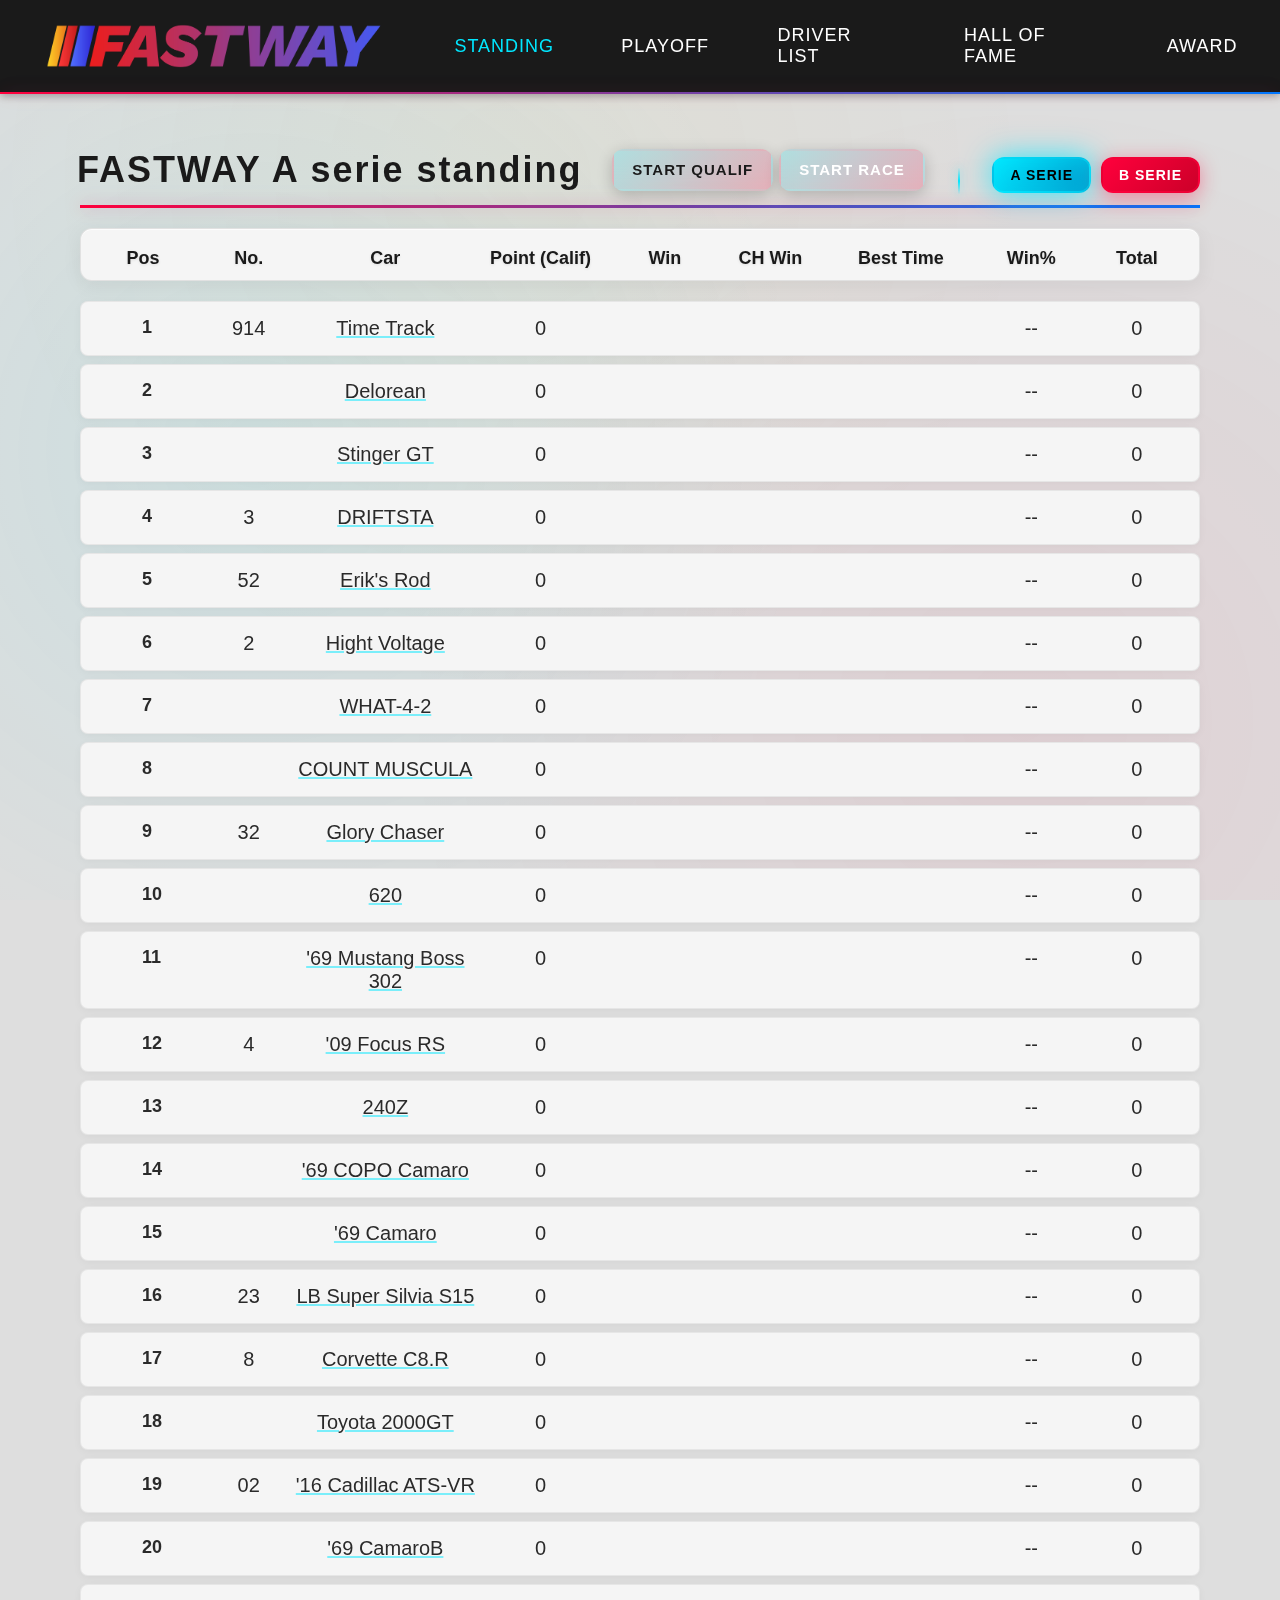
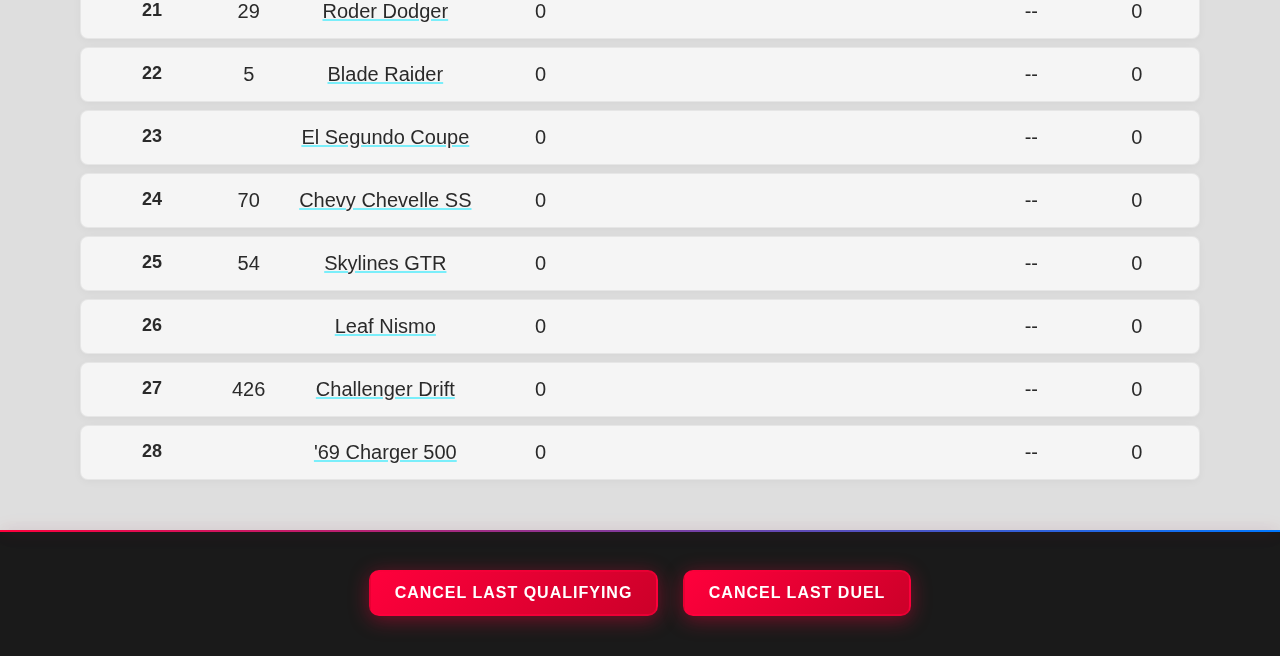
<file: index.html>
<!DOCTYPE html>
<html lang="en">

<head>
    <meta charset="UTF-8" />
    <title>FASTWAY - Standing</title>
    <link rel="stylesheet" href="css/style.css" />
    <link rel="stylesheet" href="css/style standing Copie.css" />
    <link rel="stylesheet" href="css/modern-styles.css" />
    <link rel="apple-touch-icon" sizes="180x180" href="images/favicon_io/apple-touch-icon.png">
    <link rel="icon" type="image/png" sizes="32x32" href="images/favicon_io/favicon-32x32.png">
    <link rel="icon" type="image/png" sizes="16x16" href="images/favicon_io/favicon-16x16.png">
    <link rel="manifest" href="images/favicon_io/site.webmanifest">
</head>

<body>
    <header>
        <div class="navbar">
            <div class="navbar-content">
                <a href="index.html">
                    <div class="logo">
                        <img src="images/Fastwaylogo2 (1).png" alt="">
                    </div>
                </a>
                <nav class="nav-links">
                    <a href="index.html" style="color: #00e7ff;">STANDING</a>
                    <a href="playoff.html">PLAYOFF</a>
                    <a href="driverlist.html">DRIVER LIST</a>
                    <a href="halloffame.html">HALL OF FAME</a>
                    <a href="award.html">AWARD</a>
                </nav>
            </div>
            <div class="navbar-underline"></div>
        </div>
    </header>


    <main class="standing-page">
        <div class="top-line">
            <h1 id="standing-title">FASTWAY A serie standing</h1>
            <div class="race-buttons">
                <button class="btn start-calif">Start Qualif</button>
                <button id="startRaceBtn" class="btn start-race">Start Race</button>
            </div>
            <div class="vertical-divider"></div>
            <div class="top-buttons-wrapper">
                <div class="serie-buttons">
                    <button class="btn btn-blue" id="btn-a">A SERIE</button>
                    <button class="btn btn-red" id="btn-b">B SERIE</button>
                </div>
            </div>
        </div>

        <div class="title-underline"></div>

        <div class="column-header">
            <div class="sortable" data-sort="pos">Pos</div>
            <div>No.</div>
            <div class="sortable" data-sort="car">Car</div>
            <div class="sortable" data-sort="points">Point (Calif)</div>
            <div class="sortable" data-sort="win">Win</div>
            <div class="sortable" data-sort="chwin">CH Win</div>
            <div class="sortable" data-sort="besttime">Best Time</div>
            <div class="sortable" data-sort="winpct">Win%</div>
            <div class="sortable" data-sort="total">Total</div>
            <div class="last-time" style="display:none;">Last Time</div>
        </div>

        <div id="serie-a">
            <div class="column-row">
                <div>1</div>
                <div>914</div>
                <div>Time Track</div>
                <div></div>
                <div></div>
                <div></div>
                <div></div>
                <div></div>
                <div></div>
            </div>
            <div class="column-row">
                <div>2</div>
                <div></div>
                <div>Delorean</div>
                <div></div>
                <div></div>
                <div></div>
                <div></div>
                <div></div>
                <div></div>
            </div>
            <div class="column-row">
                <div>3</div>
                <div></div>
                <div>Stinger GT</div>
                <div></div>
                <div></div>
                <div></div>
                <div></div>
                <div></div>
                <div></div>
            </div>
            <div class="column-row">
                <div>4</div>
                <div>3</div>
                <div>DRIFTSTA</div>
                <div></div>
                <div></div>
                <div></div>
                <div></div>
                <div></div>
                <div></div>
            </div>
            <div class="column-row">
                <div>5</div>
                <div>52</div>
                <div>Erik's Rod</div>
                <div></div>
                <div></div>
                <div></div>
                <div></div>
                <div></div>
                <div></div>
            </div>
            <div class="column-row">
                <div>6</div>
                <div>2</div>
                <div>Hight Voltage</div>
                <div></div>
                <div></div>
                <div></div>
                <div></div>
                <div></div>
                <div></div>
            </div>
            <div class="column-row">
                <div>7</div>
                <div></div>
                <div>WHAT-4-2</div>
                <div></div>
                <div></div>
                <div></div>
                <div></div>
                <div></div>
                <div></div>
            </div>
            <div class="column-row">
                <div>8</div>
                <div></div>
                <div>COUNT MUSCULA</div>
                <div></div>
                <div></div>
                <div></div>
                <div></div>
                <div></div>
                <div></div>
            </div>
            <div class="column-row">
                <div>9</div>
                <div>32</div>
                <div>Glory Chaser</div>
                <div></div>
                <div></div>
                <div></div>
                <div></div>
                <div></div>
                <div></div>
            </div>
            <div class="column-row">
                <div>10</div>
                <div></div>
                <div>620</div>
                <div></div>
                <div></div>
                <div></div>
                <div></div>
                <div></div>
                <div></div>
            </div>
            <div class="column-row">
                <div>11</div>
                <div></div>
                <div>'69 Mustang Boss 302</div>
                <div></div>
                <div></div>
                <div></div>
                <div></div>
                <div></div>
                <div></div>
            </div>
            <div class="column-row">
                <div>12</div>
                <div>4</div>
                <div>'09 Focus RS</div>
                <div></div>
                <div></div>
                <div></div>
                <div></div>
                <div></div>
                <div></div>
            </div>
            <div class="column-row">
                <div>13</div>
                <div></div>
                <div>240Z</div>
                <div></div>
                <div></div>
                <div></div>
                <div></div>
                <div></div>
                <div></div>
            </div>
            <div class="column-row">
                <div>14</div>
                <div></div>
                <div>'69 COPO Camaro</div>
                <div></div>
                <div></div>
                <div></div>
                <div></div>
                <div></div>
                <div></div>
            </div>
            <div class="column-row">
                <div>15</div>
                <div></div>
                <div>'69 Camaro</div>
                <div></div>
                <div></div>
                <div></div>
                <div></div>
                <div></div>
                <div></div>
            </div>
            <div class="column-row">
                <div>16</div>
                <div>23</div>
                <div>LB Super Silvia S15</div>
                <div></div>
                <div></div>
                <div></div>
                <div></div>
                <div></div>
                <div></div>
            </div>
            <div class="column-row">
                <div>17</div>
                <div>8</div>
                <div>Corvette C8.R</div>
                <div></div>
                <div></div>
                <div></div>
                <div></div>
                <div></div>
                <div></div>
            </div>
            <div class="column-row">
                <div>18</div>
                <div></div>
                <div>Toyota 2000GT</div>
                <div></div>
                <div></div>
                <div></div>
                <div></div>
                <div></div>
                <div></div>
            </div>
            <div class="column-row">
                <div>19</div>
                <div>02</div>
                <div>'16 Cadillac ATS-VR</div>
                <div></div>
                <div></div>
                <div></div>
                <div></div>
                <div></div>
                <div></div>
            </div>
            <div class="column-row">
                <div>20</div>
                <div></div>
                <div>'69 CamaroB</div>
                <div></div>
                <div></div>
                <div></div>
                <div></div>
                <div></div>
                <div></div>
            </div>
            <div class="column-row">
                <div>21</div>
                <div>29</div>
                <div>Roder Dodger</div>
                <div></div>
                <div></div>
                <div></div>
                <div></div>
                <div></div>
                <div></div>
            </div>
            <div class="column-row">
                <div>22</div>
                <div>5</div>
                <div>Blade Raider</div>
                <div></div>
                <div></div>
                <div></div>
                <div></div>
                <div></div>
                <div></div>
            </div>
            <div class="column-row">
                <div>23</div>
                <div></div>
                <div>El Segundo Coupe</div>
                <div></div>
                <div></div>
                <div></div>
                <div></div>
                <div></div>
                <div></div>
            </div>
            <div class="column-row">
                <div>24</div>
                <div>70</div>
                <div>Chevy Chevelle SS</div>
                <div></div>
                <div></div>
                <div></div>
                <div></div>
                <div></div>
                <div></div>
            </div>
            <div class="column-row">
                <div>25</div>
                <div>54</div>
                <div>Skylines GTR</div>
                <div></div>
                <div></div>
                <div></div>
                <div></div>
                <div></div>
                <div></div>
            </div>
            <div class="column-row">
                <div>26</div>
                <div></div>
                <div>Leaf Nismo</div>
                <div></div>
                <div></div>
                <div></div>
                <div></div>
                <div></div>
                <div></div>
            </div>
            <div class="column-row">
                <div>27</div>
                <div>426</div>
                <div>Challenger Drift</div>
                <div></div>
                <div></div>
                <div></div>
                <div></div>
                <div></div>
                <div></div>
            </div>
            <div class="column-row">
                <div>28</div>
                <div></div>
                <div>'69 Charger 500</div>
                <div></div>
                <div></div>
                <div></div>
                <div></div>
                <div></div>
                <div></div>
            </div>
        </div>

        <div id="serie-b" class="serie-b hidden">
            <div class="column-row">
                <div>1</div>
                <div></div>
                <div>Motor Max Truck</div>
                <div></div>
                <div></div>
                <div></div>
                <div></div>
                <div></div>
                <div></div>
            </div>
            <div class="column-row">
                <div>2</div>
                <div></div>
                <div>'72 Stingray con</div>
                <div></div>
                <div></div>
                <div></div>
                <div></div>
                <div></div>
                <div></div>
            </div>
            <div class="column-row">
                <div>3</div>
                <div>8</div>
                <div>Formula8r</div>
                <div></div>
                <div></div>
                <div></div>
                <div></div>
                <div></div>
                <div></div>
            </div>
            <div class="column-row">
                <div>4</div>
                <div></div>
                <div>COPO Camaro Drag</div>
                <div></div>
                <div></div>
                <div></div>
                <div></div>
                <div></div>
                <div></div>
            </div>
            <div class="column-row">
                <div>5</div>
                <div></div>
                <div>'07 Mustang</div>
                <div></div>
                <div></div>
                <div></div>
                <div></div>
                <div></div>
                <div></div>
            </div>
            <div class="column-row">
                <div>6</div>
                <div>73</div>
                <div>'73 BMW CSL</div>
                <div></div>
                <div></div>
                <div></div>
                <div></div>
                <div></div>
                <div></div>
            </div>
            <div class="column-row">
                <div>7</div>
                <div>70</div>
                <div>Pontiac FirebirdB</div>
                <div></div>
                <div></div>
                <div></div>
                <div></div>
                <div></div>
                <div></div>
            </div>
            <div class="column-row">
                <div>8</div>
                <div></div>
                <div>RIP ROD</div>
                <div></div>
                <div></div>
                <div></div>
                <div></div>
                <div></div>
                <div></div>
            </div>
            <div class="column-row">
                <div>9</div>
                <div></div>
                <div>'62 Corvette</div>
                <div></div>
                <div></div>
                <div></div>
                <div></div>
                <div></div>
                <div></div>
            </div>
            <div class="column-row">
                <div>10</div>
                <div>4</div>
                <div>'10 Chevy Impala</div>
                <div></div>
                <div></div>
                <div></div>
                <div></div>
                <div></div>
                <div></div>
            </div>
            <div class="column-row">
                <div>11</div>
                <div>54</div>
                <div>Fairlandy 2000</div>
                <div></div>
                <div></div>
                <div></div>
                <div></div>
                <div></div>
                <div></div>
            </div>
            <div class="column-row">
                <div>12</div>
                <div></div>
                <div>Ferrari Scuderia</div>
                <div></div>
                <div></div>
                <div></div>
                <div></div>
                <div></div>
                <div></div>
            </div>
            <div class="column-row">
                <div>13</div>
                <div>12</div>
                <div>Limited Grip</div>
                <div></div>
                <div></div>
                <div></div>
                <div></div>
                <div></div>
                <div></div>
            </div>
            <div class="column-row">
                <div>14</div>
                <div>9</div>
                <div>Ford GT40 Mk.IV</div>
                <div></div>
                <div></div>
                <div></div>
                <div></div>
                <div></div>
                <div></div>
            </div>
            <div class="column-row">
                <div>15</div>
                <div>04</div>
                <div>Ford GT-40</div>
                <div></div>
                <div></div>
                <div></div>
                <div></div>
                <div></div>
                <div></div>
            </div>
            <div class="column-row">
                <div>16</div>
                <div>5</div>
                <div>THE GOV'NER</div>
                <div></div>
                <div></div>
                <div></div>
                <div></div>
                <div></div>
                <div></div>
            </div>
            <div class="column-row">
                <div>17</div>
                <div></div>
                <div>Dune it Up</div>
                <div></div>
                <div></div>
                <div></div>
                <div></div>
                <div></div>
                <div></div>
            </div>
            <div class="column-row">
                <div>18</div>
                <div>3</div>
                <div>Bone Shaker</div>
                <div></div>
                <div></div>
                <div></div>
                <div></div>
                <div></div>
                <div></div>
            </div>
            <div class="column-row">
                <div>19</div>
                <div>52</div>
                <div>DAVancenator</div>
                <div></div>
                <div></div>
                <div></div>
                <div></div>
                <div></div>
                <div></div>
            </div>
            <div class="column-row">
                <div>20</div>
                <div>06</div>
                <div>M16</div>
                <div></div>
                <div></div>
                <div></div>
                <div></div>
                <div></div>
                <div></div>
            </div>
            <div class="column-row">
                <div>21</div>
                <div></div>
                <div>Plymouth Barracuda</div>
                <div></div>
                <div></div>
                <div></div>
                <div></div>
                <div></div>
                <div></div>
            </div>
            <div class="column-row">
                <div>22</div>
                <div></div>
                <div>Lotus Emira</div>
                <div></div>
                <div></div>
                <div></div>
                <div></div>
                <div></div>
                <div></div>
            </div>
            <div class="column-row">
                <div>23</div>
                <div>100</div>
                <div>Bentley Continental</div>
                <div></div>
                <div></div>
                <div></div>
                <div></div>
                <div></div>
                <div></div>
            </div>
            <div class="column-row">
                <div>24</div>
                <div></div>
                <div>70 Camaro</div>
                <div></div>
                <div></div>
                <div></div>
                <div></div>
                <div></div>
                <div></div>
            </div>
            <div class="column-row">
                <div>25</div>
                <div>20</div>
                <div>CRUISE BRUISER</div>
                <div></div>
                <div></div>
                <div></div>
                <div></div>
                <div></div>
                <div></div>
            </div>
            <div class="column-row">
                <div>26</div>
                <div></div>
                <div>McLaren Senna</div>
                <div></div>
                <div></div>
                <div></div>
                <div></div>
                <div></div>
                <div></div>
            </div>
            <div class="column-row">
                <div>27</div>
                <div></div>
                <div>ND</div>
                <div></div>
                <div></div>
                <div></div>
                <div></div>
                <div></div>
                <div></div>
            </div>
            <div class="column-row">
                <div>28</div>
                <div></div>
                <div>ND2</div>
                <div></div>
                <div></div>
                <div></div>
                <div></div>
                <div></div>
                <div></div>
            </div>
        </div>

    </main>

    <div class="admin-buttons">
        <button id="undoQualifBtn" class="btn-red">Cancel Last Qualifying</button>
        <button id="undoDuelBtn" class="btn-red">Cancel Last Duel</button>
    </div>


    <script src="js/script.js"></script>
</body>

</html>
</file>
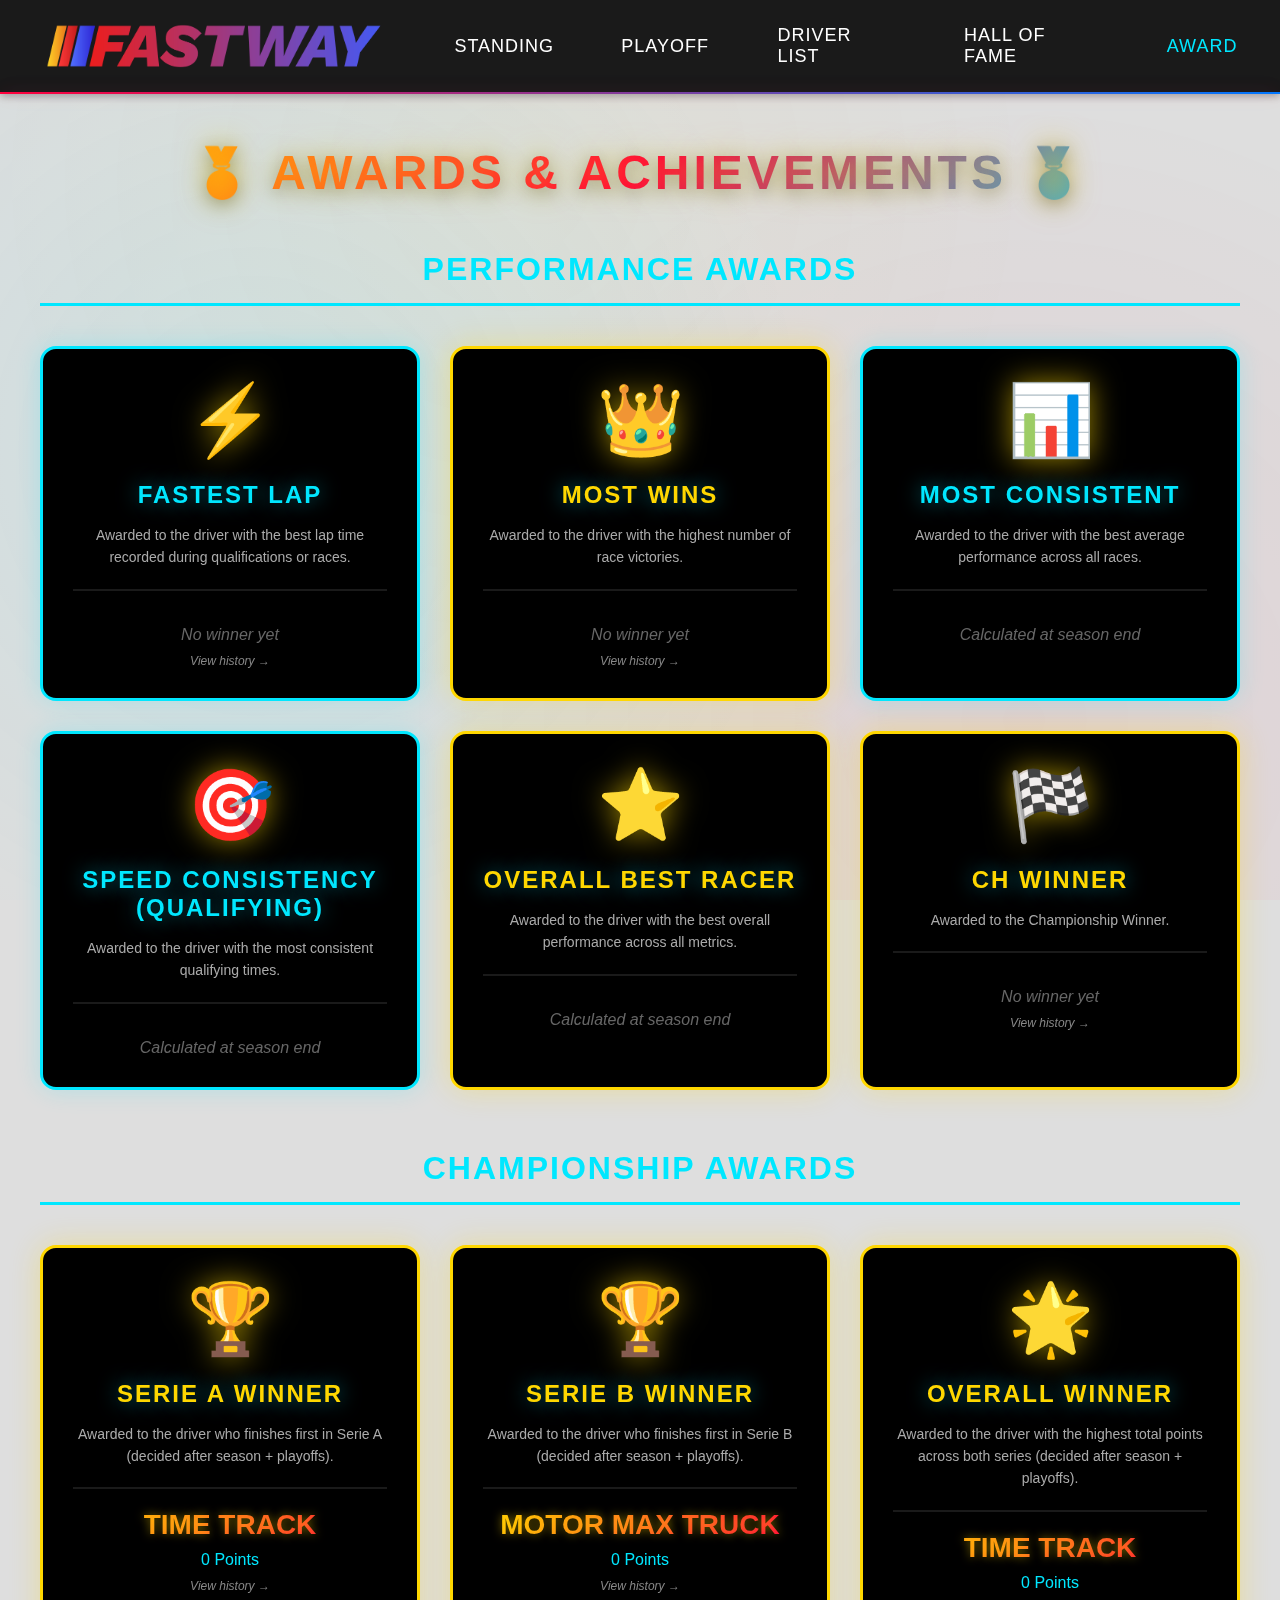
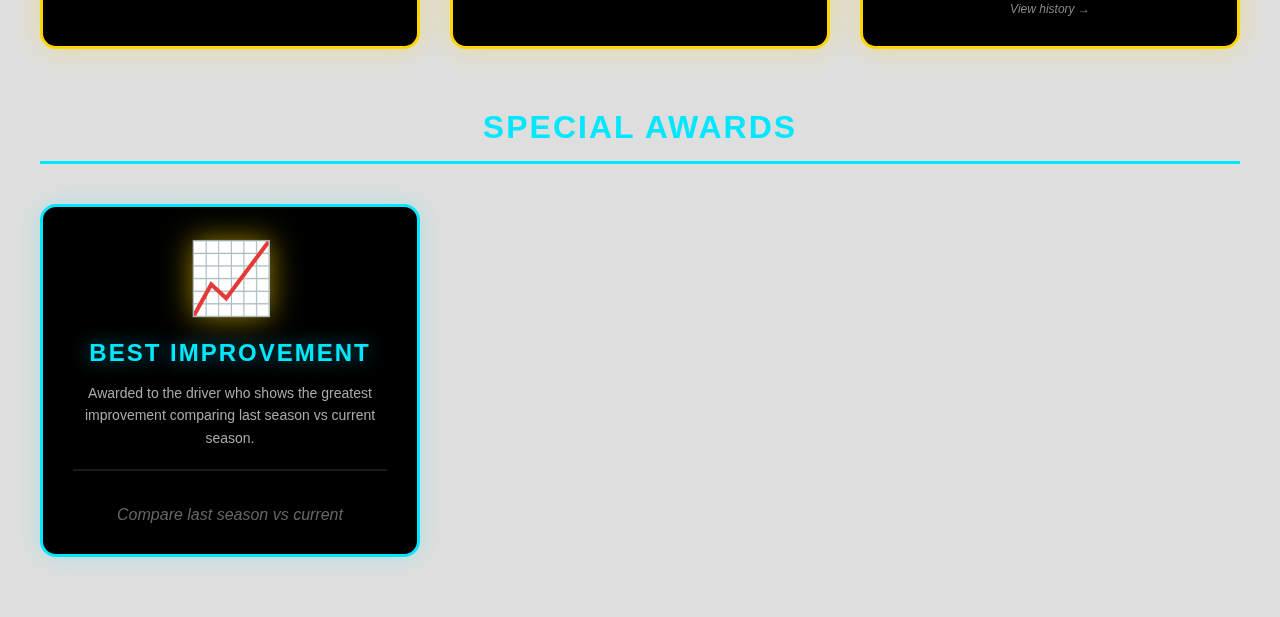
<file: award.html>
<!DOCTYPE html>
<html lang="en">

<head>
    <meta charset="UTF-8" />
    <meta name="viewport" content="width=device-width, initial-scale=1.0" />
    <title>FASTWAY - Awards</title>
    <link rel="stylesheet" href="css/style.css" />
    <link rel="stylesheet" href="css/style standing Copie.css" />
    <link rel="stylesheet" href="css/modern-styles.css" />
    <link rel="stylesheet" href="css/pages.css">
    <link rel="apple-touch-icon" sizes="180x180" href="images/favicon_io/apple-touch-icon.png">
    <link rel="icon" type="image/png" sizes="32x32" href="images/favicon_io/favicon-32x32.png">
    <link rel="icon" type="image/png" sizes="16x16" href="images/favicon_io/favicon-16x16.png">
    <link rel="manifest" href="images/favicon_io/site.webmanifest">
   
</head>

<body>
    <header>
        <div class="navbar">
            <div class="navbar-content">
               <a href="index.html">
                    <div class="logo">
                        <img src="images/Fastwaylogo2 (1).png" alt="">
                    </div>
                </a>
                <nav class="nav-links">
                    <a href="index.html">STANDING</a>
                    <a href="playoff.html">PLAYOFF</a>
                    <a href="driverlist.html">DRIVER LIST</a>
                    <a href="halloffame.html">HALL OF FAME</a>
                    <!-- Active color for award page -->
                    <a href="award.html" style="color: #00e7ff;">AWARD</a>
                </nav>
            </div>
            <div class="navbar-underline"></div>
        </div>
    </header>

    <main class="award-page">
        <div class="page-header">
            <h1>🏅 Awards & Achievements 🏅</h1>
        </div>

        <div id="awardsContent">
            <!-- Content will be dynamically generated -->
        </div>
    </main>

   <script src="js/award.js"></script>
</body>

</html>
</file>
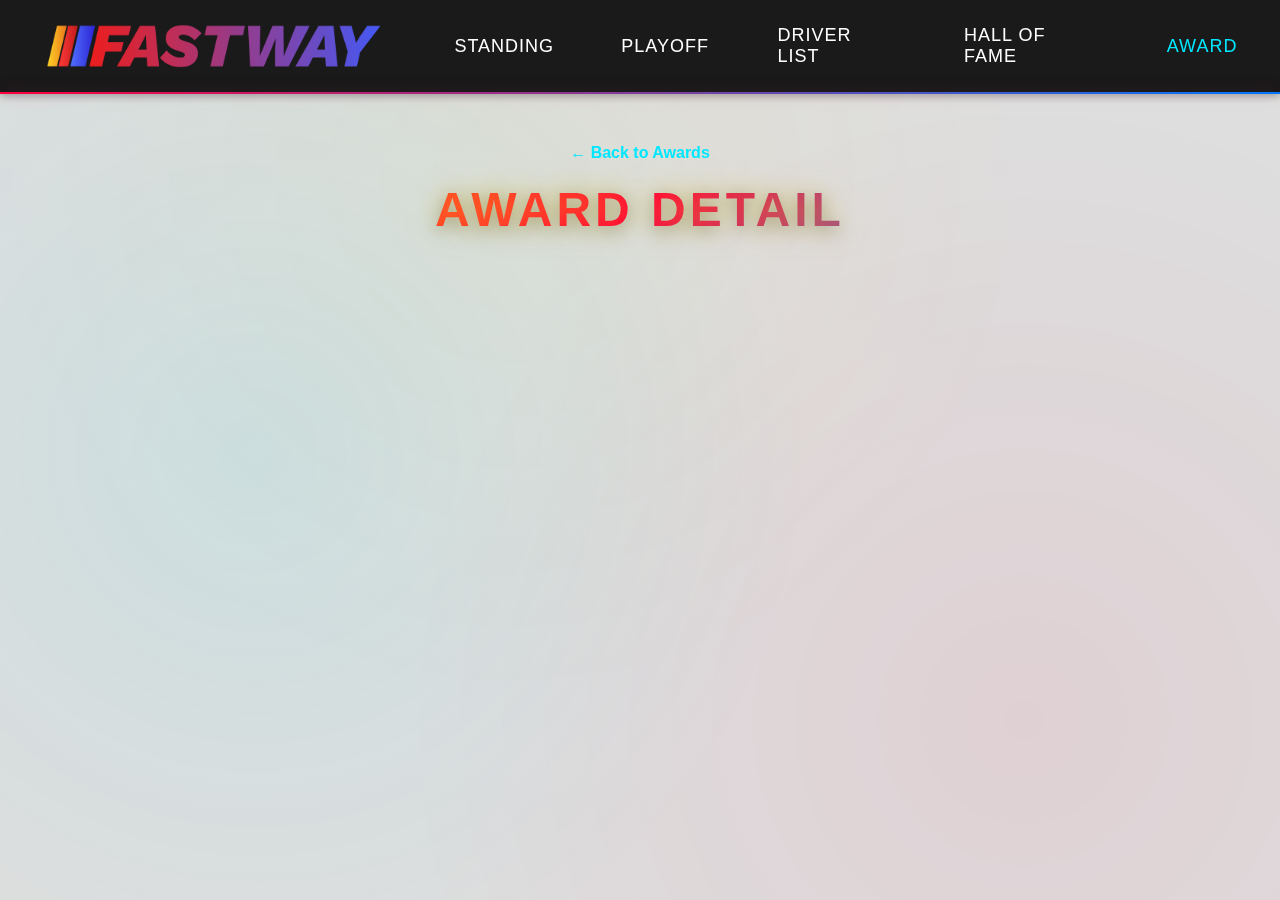
<file: awarddetail.html>
<!DOCTYPE html>
<html lang="en">

<head>
    <meta charset="UTF-8" />
    <meta name="viewport" content="width=device-width, initial-scale=1.0" />
    <title>FASTWAY - Award Detail</title>
    <link rel="stylesheet" href="css/style.css" />
    <link rel="stylesheet" href="css/style standing Copie.css" />
    <link rel="stylesheet" href="css/modern-styles.css" />
    <link rel="stylesheet" href="css/pages.css">
    <link rel="apple-touch-icon" sizes="180x180" href="images/favicon_io/apple-touch-icon.png">
    <link rel="icon" type="image/png" sizes="32x32" href="images/favicon_io/favicon-32x32.png">
    <link rel="icon" type="image/png" sizes="16x16" href="images/favicon_io/favicon-16x16.png">
    <link rel="manifest" href="images/favicon_io/site.webmanifest">
  
</head>

<body>
    <header>
        <div class="navbar">
            <div class="navbar-content">
              <a href="index.html">
                    <div class="logo">
                        <img src="images/Fastwaylogo2 (1).png" alt="">
                    </div>
                </a>
                <nav class="nav-links">
                    <a href="index.html">STANDING</a>
                    <a href="playoff.html">PLAYOFF</a>
                    <a href="driverlist.html">DRIVER LIST</a>
                    <a href="halloffame.html">HALL OF FAME</a>
                    <!-- Award link is active on this page -->
                    <a href="award.html" style="color: #00e7ff;">AWARD</a>
                </nav>
            </div>
            <div class="navbar-underline"></div>
        </div>
    </header>

    <main class="award-page">
        <div class="page-header">
            <a href="award.html" style="display: inline-block; margin-bottom: 20px; color: #00e7ff; text-decoration: none; font-weight: 600;">← Back to Awards</a>
            <h1 id="awardDetailTitle">Award Detail</h1>
        </div>

        <div id="awardDetailContent">
            <!-- Content will be dynamically generated -->
        </div>
    </main>

   <script src="js/award.js"></script>
   <script src="js/awarddetail.js"></script>
</body>

</html>
</file>
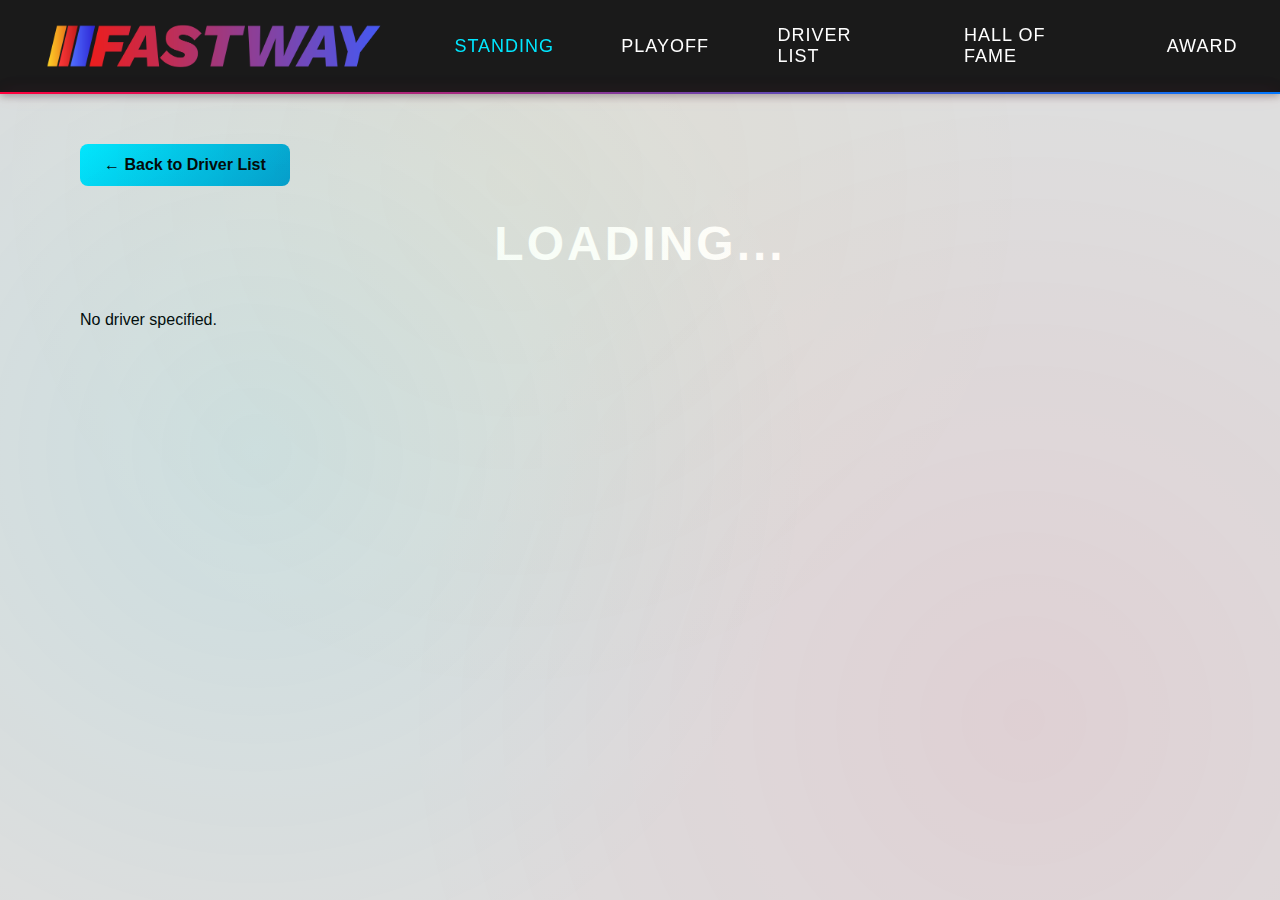
<file: driverdetail.html>
<!DOCTYPE html>
<html lang="en">

<head>
    <meta charset="UTF-8" />
    <meta name="viewport" content="width=device-width, initial-scale=1.0" />
    <title>FASTWAY - Driver Detail</title>
    <link rel="stylesheet" href="css/style.css" />
    <link rel="stylesheet" href="css/style standing Copie.css" />
    <link rel="stylesheet" href="css/modern-styles.css" />
    <link rel="stylesheet" href="css/pages.css">
    <link rel="apple-touch-icon" sizes="180x180" href="images/favicon_io/apple-touch-icon.png">
    <link rel="icon" type="image/png" sizes="32x32" href="images/favicon_io/favicon-32x32.png">
    <link rel="icon" type="image/png" sizes="16x16" href="images/favicon_io/favicon-16x16.png">
    <link rel="manifest" href="images/favicon_io/site.webmanifest">
    
</head>

<body>
    <header>
        <div class="navbar">
            <div class="navbar-content">
                <a href="index.html">
                    <div class="logo">
                        <img src="images/Fastwaylogo2 (1).png" alt="">
                    </div>
                </a>
                <nav class="nav-links">
                    <a href="index.html" style="color: #00e7ff;">STANDING</a>
                    <a href="playoff.html">PLAYOFF</a>
                    <a href="driverlist.html">DRIVER LIST</a>
                    <a href="halloffame.html">HALL OF FAME</a>
                    <a href="award.html">AWARD</a>
                </nav>
            </div>
            <div class="navbar-underline"></div>
        </div>
    </header>
    <main class="driver-detail-page">
        <a href="driverlist.html" class="back-button">← Back to Driver List</a>
        
        <div class="driver-header">
            <h1 id="driverName">Loading...</h1>
        </div>

        <div id="driverContent">
            <!-- Content will be dynamically generated -->
        </div>
    </main>

   <script src="js/driverdetail.js"></script>
</body>

</html>
</file>
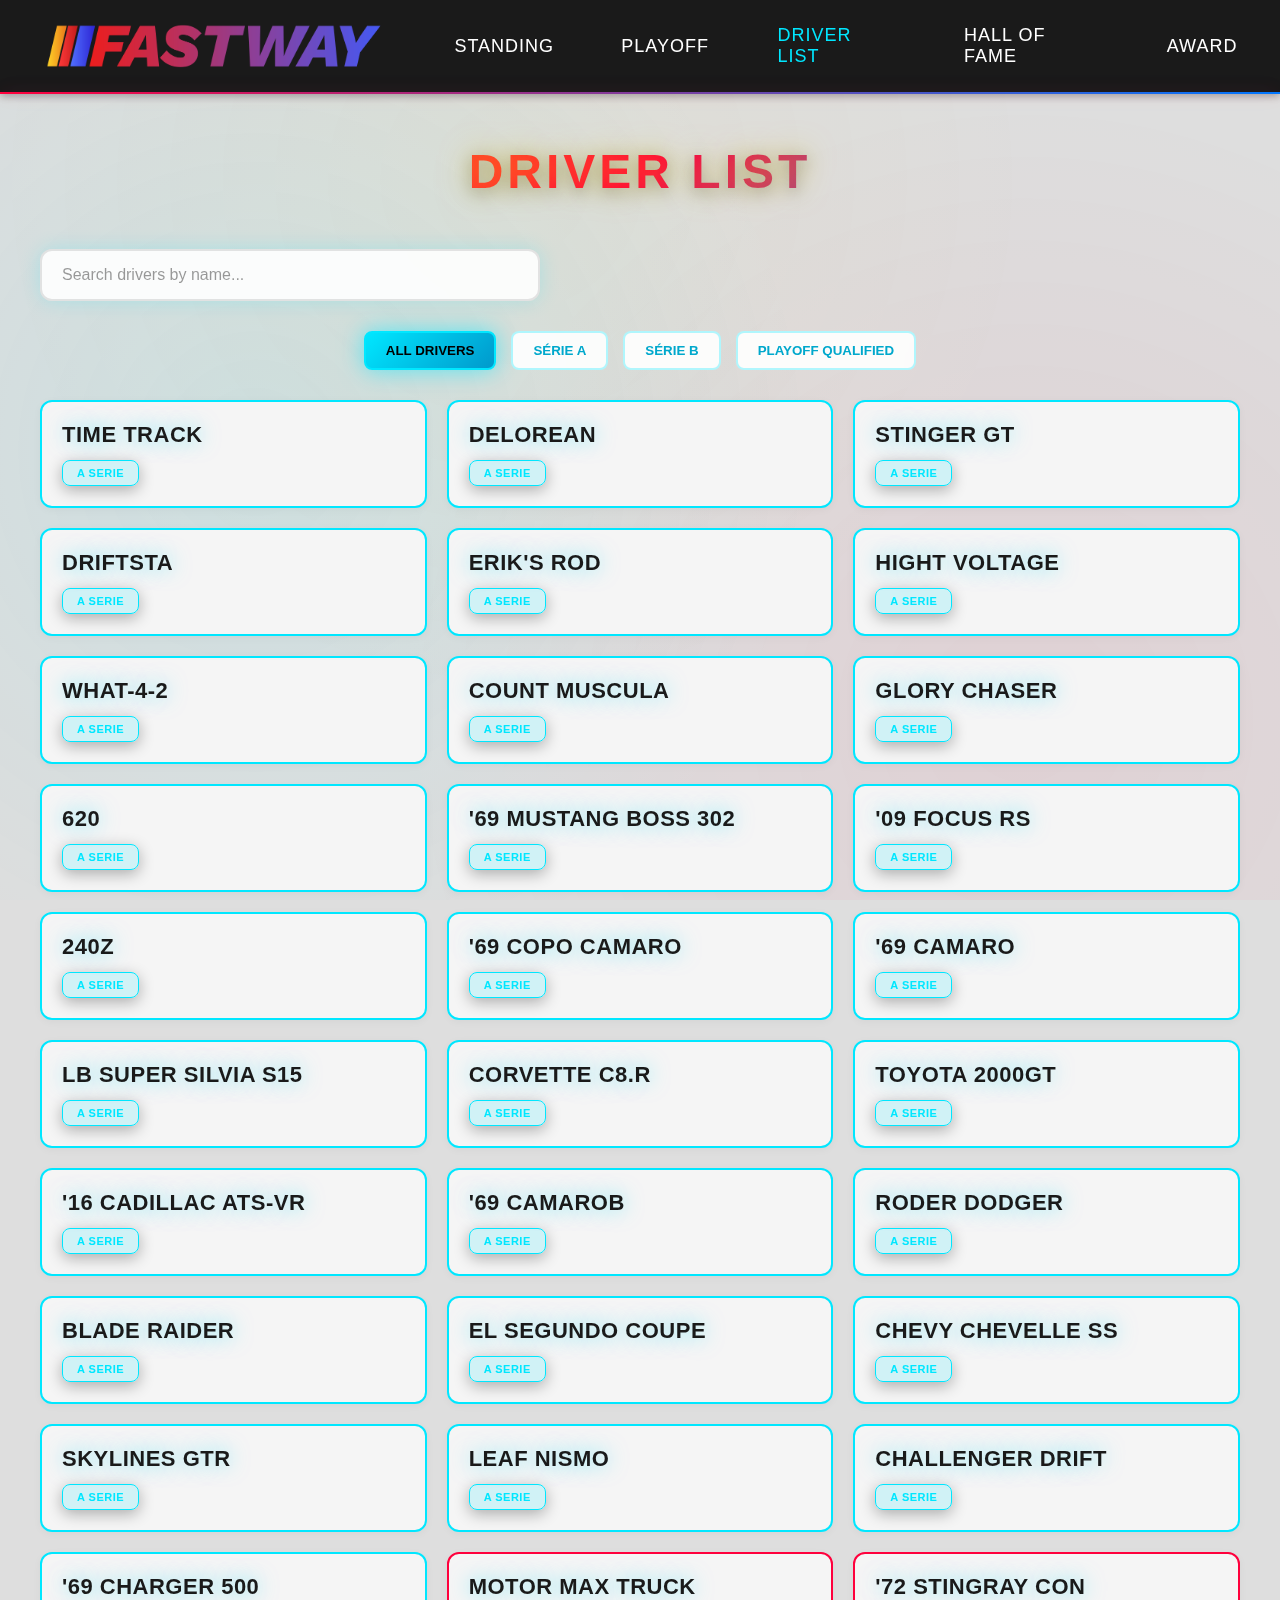
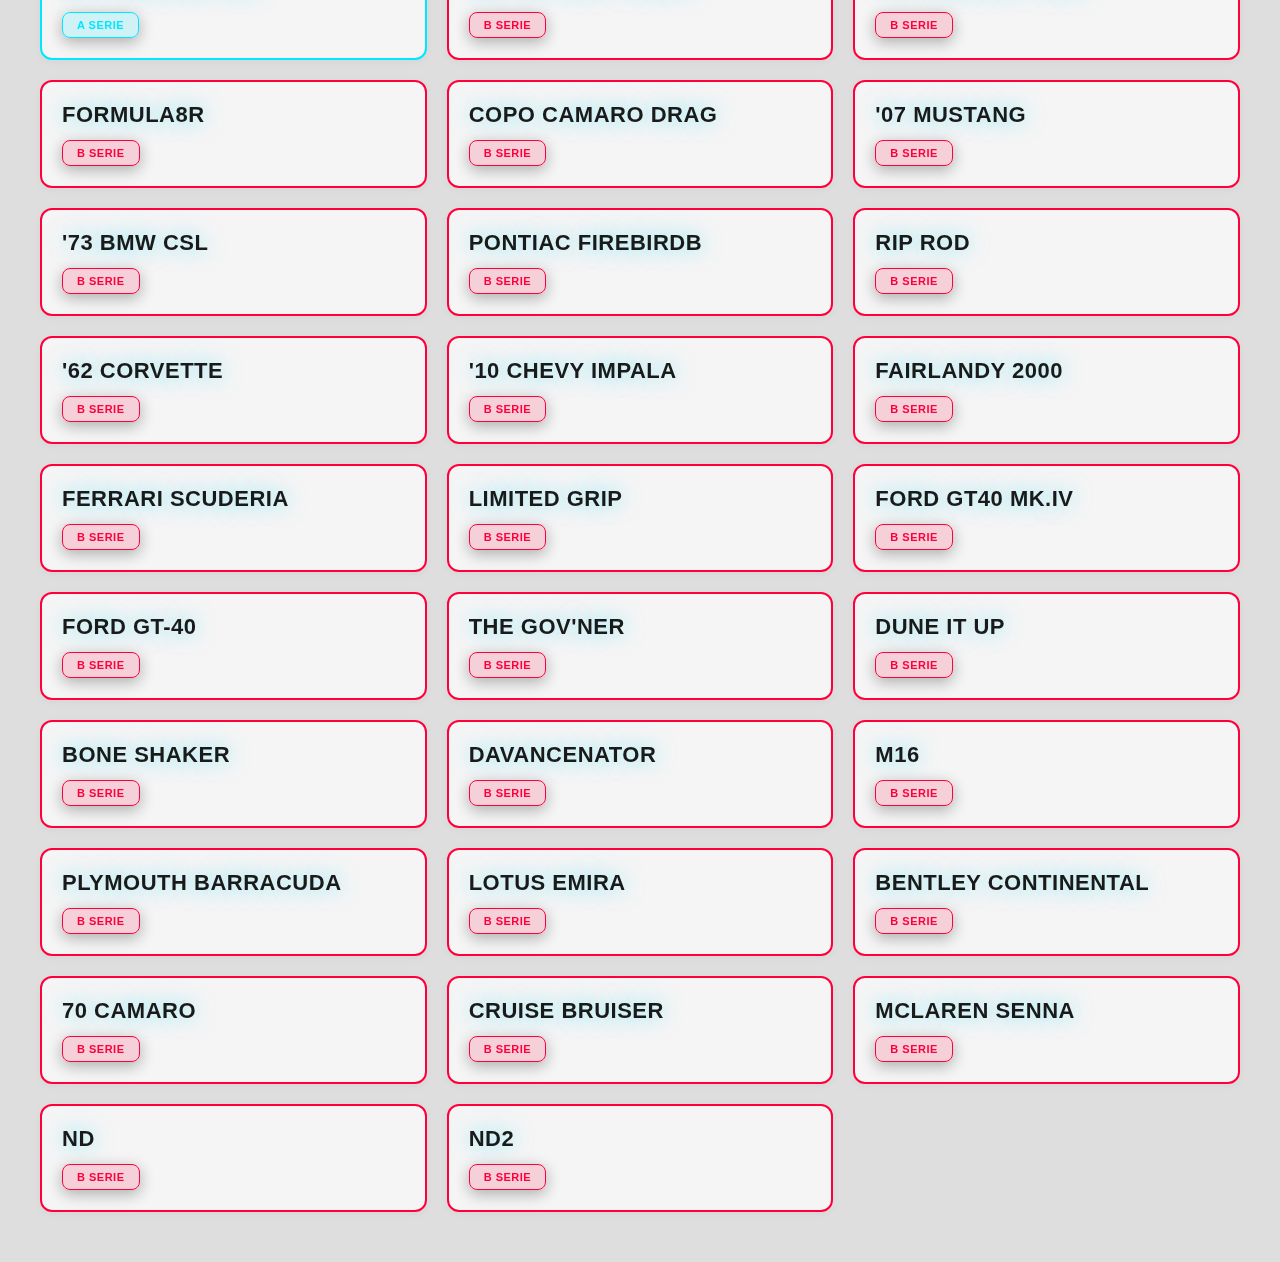
<file: driverlist.html>
<!DOCTYPE html>
<html lang="en">

<head>
    <meta charset="UTF-8" />
    <meta name="viewport" content="width=device-width, initial-scale=1.0" />
    <title>FASTWAY - Driver List</title>
    <link rel="stylesheet" href="css/style.css" />
    <link rel="stylesheet" href="css/style standing Copie.css" />
    <link rel="stylesheet" href="css/modern-styles.css" />
    <link rel="stylesheet" href="css/pages.css">
    <link rel="apple-touch-icon" sizes="180x180" href="images/favicon_io/apple-touch-icon.png">
    <link rel="icon" type="image/png" sizes="32x32" href="images/favicon_io/favicon-32x32.png">
    <link rel="icon" type="image/png" sizes="16x16" href="images/favicon_io/favicon-16x16.png">
    <link rel="manifest" href="images/favicon_io/site.webmanifest">
   
</head>

<body>
    <header>
        <div class="navbar">
            <div class="navbar-content">
              <a href="index.html">
                    <div class="logo">
                        <img src="images/Fastwaylogo2 (1).png" alt="">
                    </div>
                </a>
                <nav class="nav-links">
                    <a href="index.html">STANDING</a>
                    <a href="playoff.html">PLAYOFF</a>
                    <!-- Active color for driver list page -->
                    <a href="driverlist.html" style="color: #00e7ff;">DRIVER LIST</a>
                    <a href="halloffame.html">HALL OF FAME</a>
                    <a href="award.html">AWARD</a>
                </nav>
            </div>
            <div class="navbar-underline"></div>
        </div>
    </header>

    <main class="driverlist-page">
        <div class="page-header">
            <h1>Driver List</h1>
        </div>

        <input type="text" class="search-box" id="searchInput" placeholder="Search drivers by name...">

        <div class="filter-controls">
            <button class="filter-btn active" data-filter="all">All Drivers</button>
            <button class="filter-btn" data-filter="serie-a">Série A</button>
            <button class="filter-btn" data-filter="serie-b">Série B</button>
            <button class="filter-btn" data-filter="playoff">Playoff Qualified</button>
        </div>

        <div id="driversContainer" class="drivers-grid">
            <!-- Drivers will be dynamically loaded -->
        </div>
    </main>

   <script src="js/driverlist.js"></script>
</body>

</html>
</file>
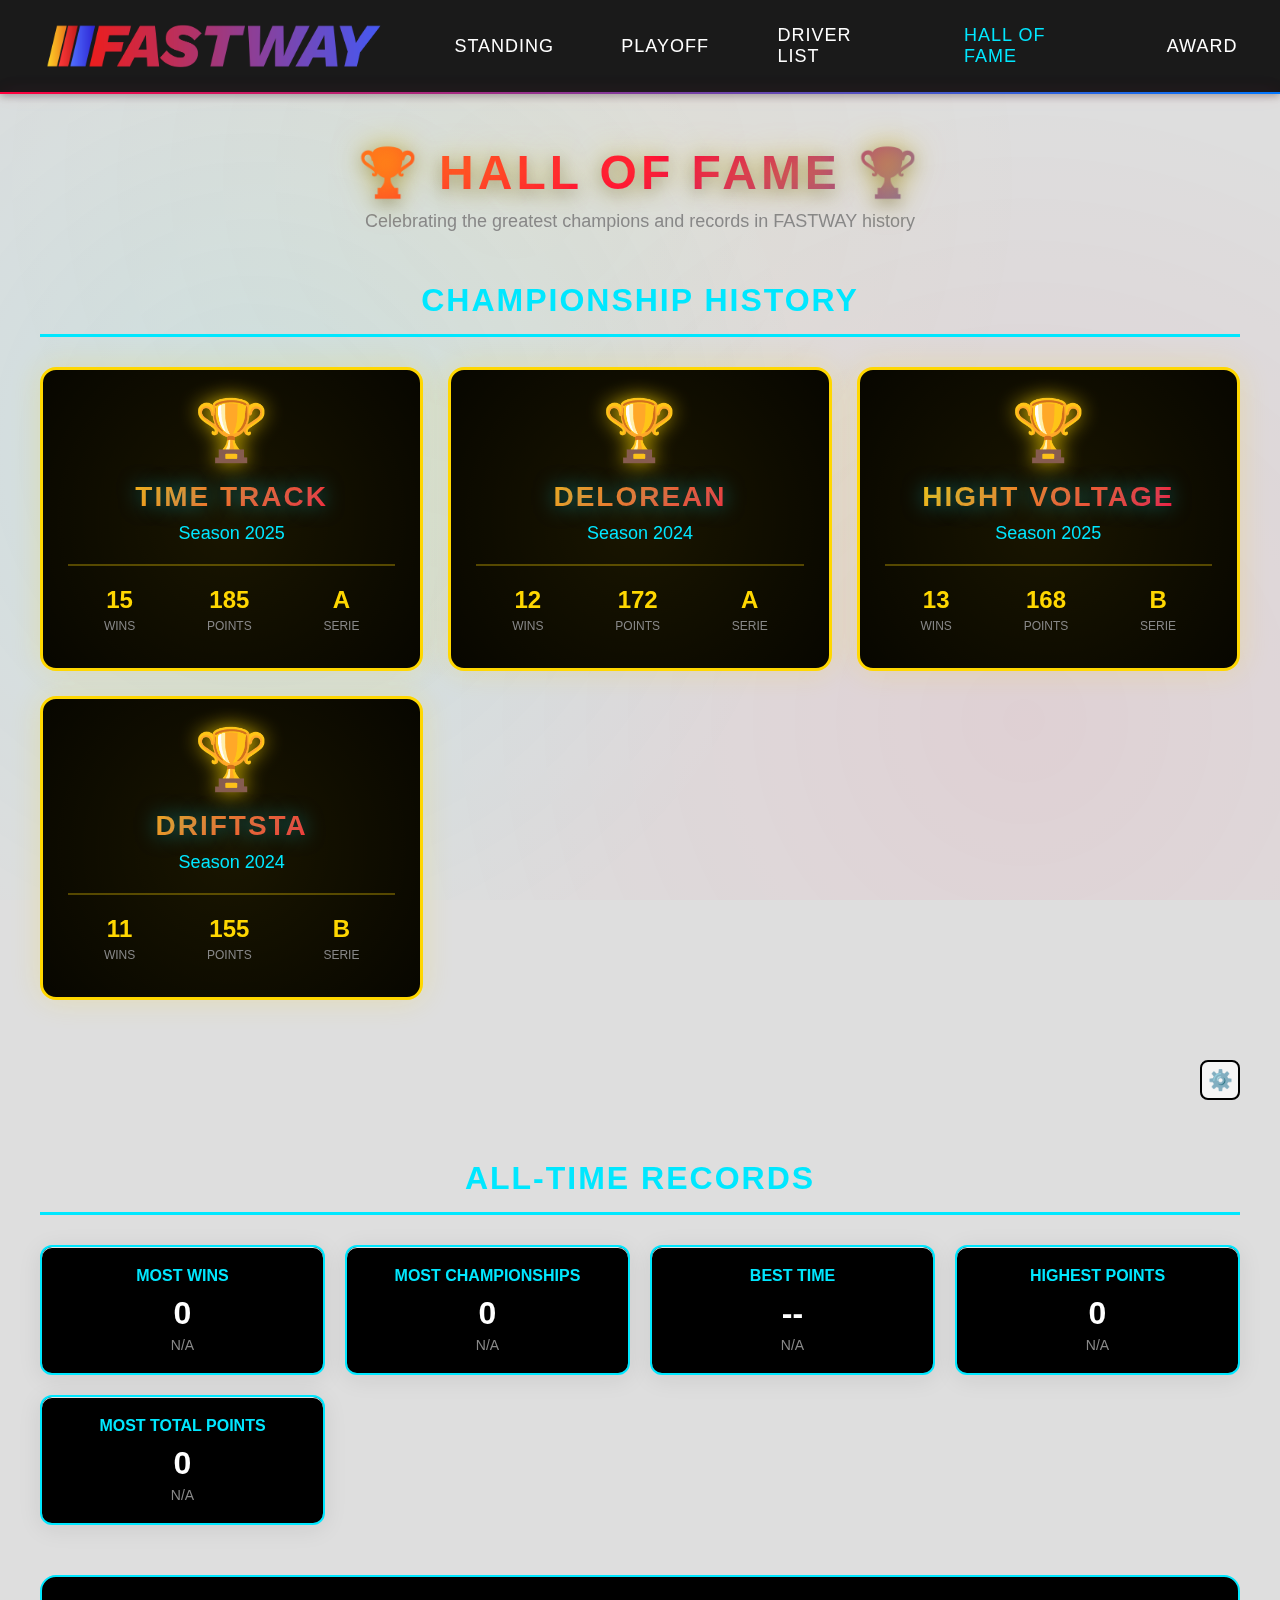
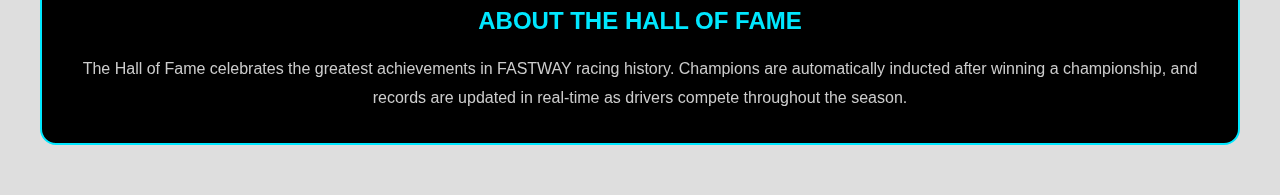
<file: halloffame.html>
<!DOCTYPE html>
<html lang="en">

<head>
    <meta charset="UTF-8" />
    <meta name="viewport" content="width=device-width, initial-scale=1.0" />
    <title>FASTWAY - Hall of Fame</title>
    <link rel="stylesheet" href="css/style.css" />
    <link rel="stylesheet" href="css/style standing Copie.css" />
    <link rel="stylesheet" href="css/modern-styles.css" />
    <link rel="stylesheet" href="css/pages.css">
    <link rel="apple-touch-icon" sizes="180x180" href="images/favicon_io/apple-touch-icon.png">
    <link rel="icon" type="image/png" sizes="32x32" href="images/favicon_io/favicon-32x32.png">
    <link rel="icon" type="image/png" sizes="16x16" href="images/favicon_io/favicon-16x16.png">
    <link rel="manifest" href="images/favicon_io/site.webmanifest">
   
</head>

<body>
    <header>
        <div class="navbar">
            <div class="navbar-content">
              <a href="index.html">
                    <div class="logo">
                        <img src="images/Fastwaylogo2 (1).png" alt="">
                    </div>
                </a>
                <nav class="nav-links">
                    <a href="index.html">STANDING</a>
                    <a href="playoff.html">PLAYOFF</a>
                    <a href="driverlist.html">DRIVER LIST</a>
                    <a href="halloffame.html" style="color: #00e7ff;">HALL OF FAME</a>
                    <a href="award.html">AWARD</a>
                </nav>
            </div>
            <div class="navbar-underline"></div>
        </div>
    </header>

    <main class="hof-page">
        <div class="page-header">
            <h1>🏆 Hall of Fame 🏆</h1>
            <p>Celebrating the greatest champions and records in FASTWAY history</p>
        </div>

        <div id="hallOfFameContent">
            <!-- Content will be dynamically generated -->
        </div>
    </main>

   <script src="js/halloffame.js"></script>
</body>

</html>
</file>
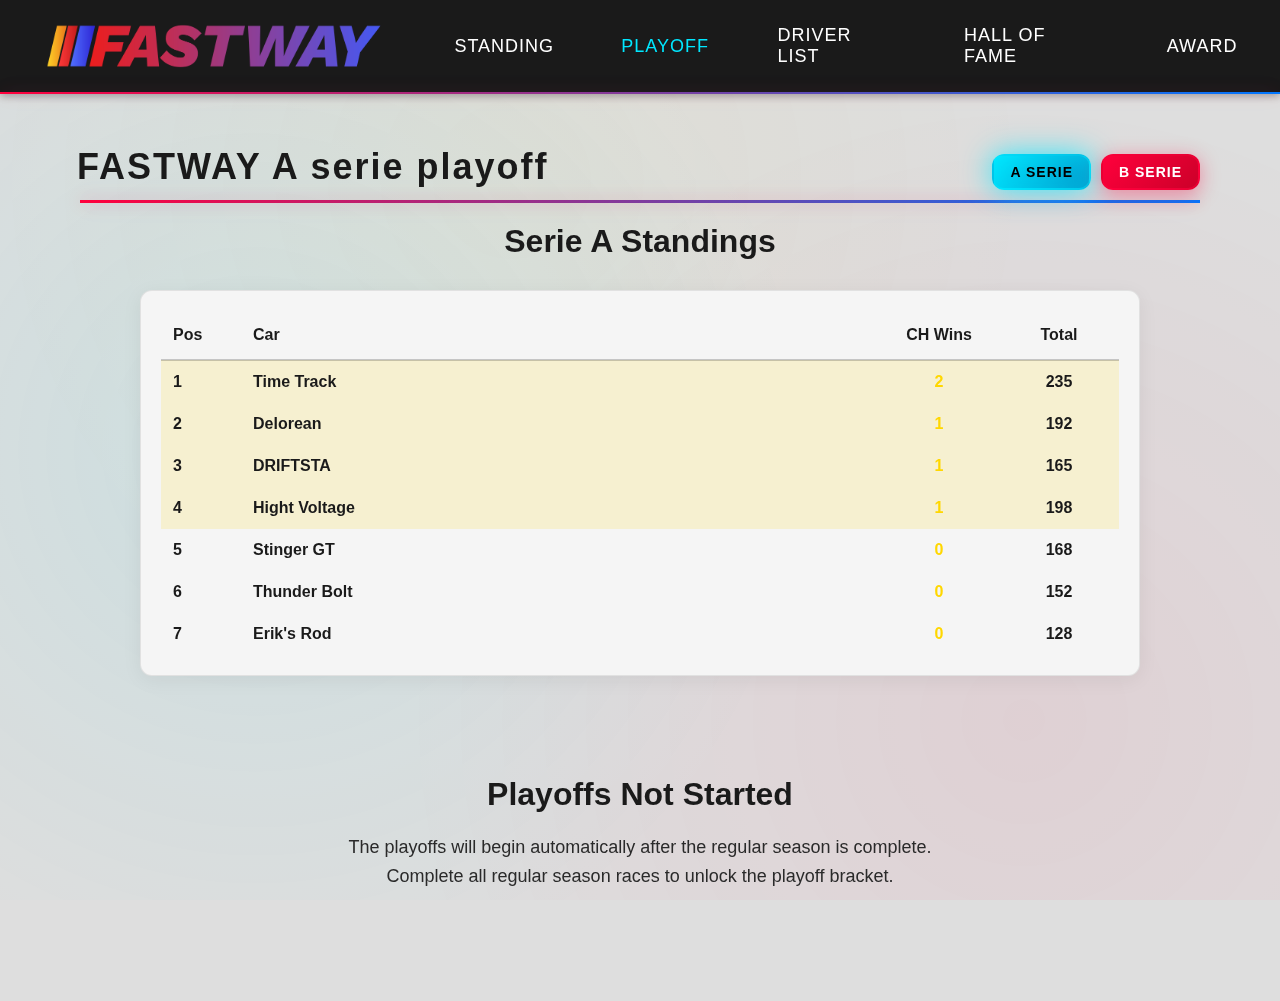
<file: playoff.html>
<!DOCTYPE html>
<html lang="en">

<head>
    <meta charset="UTF-8" />
    <meta name="viewport" content="width=device-width, initial-scale=1.0" />
    <title>FASTWAY - Playoff</title>
    <link rel="stylesheet" href="css/style.css" />
    <link rel="stylesheet" href="css/style standing Copie.css" />
    <link rel="stylesheet" href="css/modern-styles.css" />
    <link rel="stylesheet" href="css/pages.css">
    <link rel="apple-touch-icon" sizes="180x180" href="images/favicon_io/apple-touch-icon.png">
    <link rel="icon" type="image/png" sizes="32x32" href="images/favicon_io/favicon-32x32.png">
    <link rel="icon" type="image/png" sizes="16x16" href="images/favicon_io/favicon-16x16.png">
    <link rel="manifest" href="images/favicon_io/site.webmanifest">
  
</head>

<body>
    <header>
        <div class="navbar">
            <div class="navbar-content">
               <a href="index.html">
                    <div class="logo">
                        <img src="images/Fastwaylogo2 (1).png" alt="">
                    </div>
                </a>
                <nav class="nav-links">
                    <a href="index.html">STANDING</a>
                    <a href="playoff.html" style="color: #00e7ff;">PLAYOFF</a>
                    <a href="driverlist.html">DRIVER LIST</a>
                    <a href="halloffame.html">HALL OF FAME</a>
                    <a href="award.html">AWARD</a>
                </nav>
            </div>
            <div class="navbar-underline"></div>
        </div>
    </header>

    <main class="standing-page">
        <div class="top-line">
            <h1 id="playoff-title">FASTWAY A serie playoff</h1>
            <div class="top-buttons-wrapper">
                <div class="serie-buttons">
                    <button class="btn btn-blue active" id="btn-a">A SERIE</button>
                    <button class="btn btn-red" id="btn-b">B SERIE</button>
                </div>
            </div>
        </div>

        <div class="title-underline"></div>

        <div id="playoffContentA" class="playoff-content">
            <!-- Serie A playoff content will be dynamically generated -->
        </div>

        <div id="playoffContentB" class="playoff-content hidden">
            <!-- Serie B playoff content will be dynamically generated -->
        </div>
    </main>
   <script src="js/script.js"></script>
   <script src="js/playoff.js"></script>
   
</body>

</html>
</file>
<file: css/style.css>
* {
  margin: 0;
  padding: 0;
  box-sizing: border-box;
}
body {
  margin: 0;
  background-color: #dedede;
  font-family: "Segoe UI", sans-serif;
}

.container {
  display: flex;
  max-width: 1366px;
  margin: 60px auto;
  padding: 0 40px;
}

/* ==== NAVBAR UNIVERSELLE – VERSION FASTWAY 2.0 ==== */
.navbar {
  display: flex;
  flex-direction: column;
  background: rgba(255, 255, 255, 0.85);
  backdrop-filter: blur(10px);
  position: sticky;
  top: 0;
  z-index: 100;
  border-bottom: none;
  box-shadow: 0 4px 20px rgba(0, 0, 0, 0.08);
  transition: background 0.4s ease, box-shadow 0.4s ease;
}

.navbar-content {
  display: flex;
  justify-content: space-between;
  align-items: center;
  padding: 13px 15px;
  width: 100%;
}

.logo-container {
  margin-left: -10px; /* ajuste selon le besoin */
}

/* ===== LOGO ===== */
.logo {
  height: 52px;
  display: flex;
  align-items: center;
  overflow: hidden;
  border-radius: 12px;
  cursor: default !important;
  pointer-events: none;
  transition: transform 0.3s ease, box-shadow 0.3s ease;
}

.logo-bars {
  display: flex;
  flex-direction: column;
  gap: 4px;
  margin-right: 10px;
}

.logo-bar {
  width: 6px;
  height: 18px;
  background: linear-gradient(135deg, #ff003c, #0077ff);
  border-radius: 2px;
}

.logo-text {
  font-family: "Segoe UI", sans-serif;
  font-weight: 800;
  font-size: 24px;
  letter-spacing: 1px;
}

.fast {
  background: linear-gradient(135deg, #ff003c, #ff6b6b);
  -webkit-background-clip: text;
  -webkit-text-fill-color: transparent;
  background-clip: text;
}

.way {
  background: linear-gradient(135deg, #0077ff, #00d4ff);
  -webkit-background-clip: text;
  -webkit-text-fill-color: transparent;
  background-clip: text;
}

.logo-container {
  height: 52px;
  display: flex;
  align-items: center;
  overflow: hidden;
  border-radius: 12px;
  transition: transform 0.3s ease, box-shadow 0.3s ease;
}

.logo-container img {
  max-height: 100%;
  width: auto;
  display: block;
  transition: transform 0.3s ease;
  filter: none;
}

/* ===== LIENS ===== */
.nav-links {
  display: flex;
  gap: 0px;
  margin-left: auto;
  margin-right: 0;
}

.nav-links a {
  color: #2a2a2a;
  text-decoration: none;
  font-family: "Segoe UI", sans-serif;
  font-weight: 600;
  font-size: 17px;
  position: relative;
  letter-spacing: 0.5px;
  transition: color 0.25s ease, transform 0.25s ease;
  padding: 5px 5px;
  border-radius: 8px;
}

.nav-links a::before {
  content: "";
  position: absolute;
  inset: 0;
  background: linear-gradient(90deg, #ff003c, #0077ff);
  opacity: 0;
  border-radius: 8px;
  transition: opacity 0.3s ease;
  z-index: -1;
}

.nav-links a:hover {
  color: #000;
  transform: translateY(-1px);
}

.nav-links a:hover::before {
  opacity: 0.2;
}

/* ===== UNDERLINE ANIMATION ===== */
.nav-links a::after {
  content: "";
  display: block;
  height: 3px;
  background: linear-gradient(90deg, #ff003c, #0077ff);
  width: 0;
  transition: width 0.35s ease;
  position: absolute;
  bottom: -6px;
  left: 0;
  border-radius: 2px;
}

.nav-links a:hover::after {
  width: 100%;
}

/* ===== BARRE INFÉRIEURE ===== */
.navbar-underline {
  height: 5px;
  background: linear-gradient(90deg, #ff003c, #0077ff);
  width: 100%;
  box-shadow: 0 0 15px rgba(255, 0, 60, 0.25), 0 0 25px rgba(0, 120, 255, 0.15);
  flex-shrink: 0;
}
/* ===== EFFET SCROLL ===== */
.navbar.scrolled {
  background: rgba(255, 255, 255, 0.95);
  box-shadow: 0 2px 15px rgba(0, 0, 0, 0.1);
}

/* ===== RESPONSIVE ===== */
@media (max-width: 900px) {
  .nav-links {
    gap: 12px;
  }

  .nav-links a {
    font-size: 15px;
    padding: 5px 8px;
  }

  .logo-container {
    height: 44px;
  }
}

/* ==== MAIN CONTENT ==== */
.last-news {
  flex: 2;
  background-color: rgba(255, 255, 255, 0.9);
  color: #1a1a1a;
  border-radius: 30px;
  height: 600px; /* ⇦ AUGMENTÉ ici */
  display: flex;
  justify-content: center;
  align-items: center;
  margin-right: 40px;
  transition: transform 1.00s ease-in-out;
  box-shadow: 0 4px 20px rgba(0, 0, 0, 0.08);
}

.last-news h1 {
  font-size: 42px;
  letter-spacing: 1px;
}

/* ==== HOTEST NEWS ==== */
.hotest-news {
  flex: 1;
}

.hotest-news h2 {
  font-size: 24px;
  margin-bottom: 20px;
  font-weight: bold;
}

.hotest-news button {
  width: 100%;
  padding: 16px;
  margin-bottom: 15px;
  font-size: 20px;
  font-style: italic;
  font-weight: 600;
  background-color: #dcdcdc;
  border: none;
  border-radius: 16px;
  cursor: pointer;
  transition: all 0.25s ease;
}

.hotest-news button:hover {
  transform: scale(1.03);
  background-color: #c9c9c9;
}

/* Sécurisé et stable */

/* NAVBAR - Petits boutons (hover doux) */
.navbar nav a {
  color: #2a2a2a;
  text-decoration: none;
  margin-left: 40px;
  font-size: 18px;
  font-weight: 500;
  display: inline-block;
  transition: transform 0.15s ease-in-out;
}

.navbar nav a:hover {
  transform: scale(1.04);
}

/* LAST NEWS - Bloc light (hover doux) */
.last-news {
  flex: 2;
  background-color: rgba(255, 255, 255, 0.9);
  color: #1a1a1a;
  border-radius: 30px;
  height: 483px;
  display: flex;
  justify-content: center;
  align-items: center;
  margin-right: 40px;
  transition: transform 0.25s ease-in-out;
  box-shadow: 0 4px 20px rgba(0, 0, 0, 0.08);
}
.last-news:hover {
  transform: scale(1.01);
  cursor: pointer;
}

/* Container du logo pour limiter la taille */
.logo-container {
  height: 50px; /* hauteur fixe de la navbar pour le logo */
  display: flex;
  align-items: center; /* centre verticalement l'image */
  overflow: hidden; /* coupe ce qui dépasse */
}

/* Image du logo */
.logo-container img {
  max-height: 100%; /* l'image prendra au maximum la hauteur du container */
  width: auto; /* garde les proportions */
  display: block;
}

.navbar .logo img {
  height: 50px; /* taille idéale */
  width: auto; /* garde les proportions */
  display: block;
}
</file>
<file: css/style standing Copie.css>
/* ==== STANDING PAGE ==== */
.standing-page {
  max-width: 1200px;
  margin: 50px auto;
  padding: 0 40px;
  position: relative;
  z-index: 1;
}

.top-line {
  display: flex;
  justify-content: space-between;
  align-items: center;
}

.top-line h1 {
  font-size: 36px;
  font-weight: 900;
  margin: -3px;
  font-family: 'Segoe UI', sans-serif;
  color: #1a1a1a;
  letter-spacing: 2px;
}

.serie-buttons {
  display: flex;
  gap: 10px;
}

.btn {
  font-family: 'Segoe UI', sans-serif;
  font-size: 16px;
  font-weight: 800;
  padding: 10px 20px;
  border: 2px solid transparent;
  border-radius: 12px;
  cursor: pointer;
  transition: all 0.3s cubic-bezier(0.4, 0, 0.2, 1);
  margin-top: 0;
  text-transform: uppercase;
  letter-spacing: 1px;
  position: relative;
  overflow: hidden;
  min-height: 40px;
}

.race-buttons .btn {
  font-size: 15px;
  padding: 10px 18px;
  min-height: 38px;
  white-space: nowrap;
}

.btn::before {
  content: '';
  position: absolute;
  top: 0;
  left: -100%;
  width: 100%;
  height: 100%;
  background: linear-gradient(90deg, transparent, rgba(255, 255, 255, 0.2), transparent);
  transition: left 0.5s;
}

.btn:hover::before {
  left: 100%;
}

.btn:hover {
  transform: translateY(-3px) scale(1.05);
  box-shadow: 0 8px 25px rgba(0, 231, 255, 0.4);
}

.btn-blue {
  background: linear-gradient(135deg, #00e7ff 0%, #0099cc 100%);
  color: #000;
  border: 2px solid rgba(0, 231, 255, 0.5);
  box-shadow: 0 4px 20px rgba(0, 231, 255, 0.4);
  font-size: 14px;
  padding: 8px 16px;
  min-height: 36px;
}

.btn-blue:hover {
  box-shadow: 0 8px 30px rgba(0, 231, 255, 0.7);
  background: linear-gradient(135deg, #00f0ff 0%, #00b3d9 100%);
}

.btn-blue.active {
  box-shadow: 0 0 30px rgba(0, 231, 255, 0.8), inset 0 0 20px rgba(0, 231, 255, 0.3);
  background: linear-gradient(135deg, #00f0ff 0%, #00b3d9 100%);
}

.btn-red {
  background: linear-gradient(135deg, #ff003c 0%, #cc0029 100%);
  color: #fff;
  border: 2px solid rgba(255, 0, 60, 0.5);
  box-shadow: 0 4px 20px rgba(255, 0, 60, 0.4);
  font-size: 14px;
  padding: 8px 16px;
  min-height: 36px;
}

.btn-red:hover {
  box-shadow: 0 8px 30px rgba(255, 0, 60, 0.7);
  background: linear-gradient(135deg, #ff3366 0%, #ff003c 100%);
}

.btn-red.active {
  box-shadow: 0 0 30px rgba(255, 0, 60, 0.8), inset 0 0 20px rgba(255, 0, 60, 0.3);
  background: linear-gradient(135deg, #ff3366 0%, #ff003c 100%);
}

/* ===== TABLE HEADERS ===== */
.column-header {
  display: grid;
  grid-template-columns:
    1fr   /* Pos */
    0.7fr   /* No. */
    1.5fr   /* Car */
    1fr   /* Win */
    1fr   /* Team */
    0.7fr   /* CH Win */
    1.4fr   /* Best Time */
    0.7fr   /* Win% */
    1fr;  /* Total */
  color: #1a1a1a;
  font-size: 18px;
  font-weight: bold;
  text-align: center;
  padding: 8px 0 6px; /* Titre plus bas */
  border-bottom: 6px solid #ff2b2b; /* ligne rouge bien droite */
  margin-bottom: 16px;
  border-radius: 0; /* coins carrés */
}

/* Déplacement vers le bas de tous les titres */
.column-header > div {
  transform: translateY(4px);
}

/* ===== TABLE DATA ROWS ===== */
.column-row {
  display: grid;
  grid-template-columns:
    1fr   /* Pos */
    0.7fr   /* No. */
    1.5fr   /* Car */
    1fr   /* Win */
    1fr   /* Team */
    0.7fr   /* CH Win */
    1.4fr   /* Best Time */
    0.7fr   /* Win% */
    1fr;  /* Total */
  text-align: center;
  padding: 12px 0;
  border-bottom: 1px solid rgba(0, 0, 0, 0.06);
  font-family: 'Segoe UI', sans-serif;
  font-size: 20px;
  transition: all 0.3s ease;
  color: #2a2a2a;
}
.serie-selector {
  display: flex;
  gap: 10px;
  margin-bottom: 20px;
}

.serie-selector button {
  padding: 8px 16px;
  font-size: 16px;
  background-color: rgba(255, 255, 255, 0.9);
  color: #1a1a1a;
  border: 2px solid cyan;
  cursor: pointer;
  transition: transform 0.2s ease;
}

.serie-selector button:hover {
  transform: scale(1.05);
}

.serie-selector button.active {
  background-color: cyan;
  color: black;
}

.serie-table {
  width: 100%;
  max-width: 800px;
}

.serie-table table {
  width: 100%;
  border-collapse: collapse;
}

.serie-table th,
.serie-table td {
  border: 1px solid #999;
  padding: 8px;
  text-align: center;
}

.hidden {
  display: none;
}

.top-buttons-wrapper {
  display: flex;
  justify-content: space-between;
  align-items: center;
  flex-wrap: wrap;
  gap: 10px;
  margin-top: 10px;
}

.serie-buttons,
.action-buttons {
  display: flex;
  gap: 10px;
}


.start-calif,
.start-race {
  font-family: 'Segoe UI', sans-serif;
  font-size: 16px;
  font-weight: 800;
  padding: 10px 20px;
  height: auto;
  min-height: 40px;
  line-height: 1.2;
  border-radius: 12px;
  margin-top: 0;
  transition: all 0.3s cubic-bezier(0.4, 0, 0.2, 1);
  cursor: pointer;
  text-transform: uppercase;
  letter-spacing: 1px;
  position: relative;
  overflow: hidden;
}

.start-calif {
  background: linear-gradient(135deg, rgba(200, 200, 200, 0.6) 0%, rgba(180, 180, 180, 0.6) 100%);
  border: 2px solid rgba(150, 150, 150, 0.5);
  color: #1a1a1a;
  backdrop-filter: blur(10px);
}

.start-calif:hover {
  background: linear-gradient(135deg, rgba(220, 220, 220, 0.8) 0%, rgba(200, 200, 200, 0.8) 100%);
  border-color: rgba(150, 150, 150, 0.7);
  box-shadow: 0 0 20px rgba(0, 0, 0, 0.1);
  transform: translateY(-2px);
}

.start-race {
  background: linear-gradient(135deg, #cc0029 0%, #990020 100%);
  border: 2px solid rgba(255, 0, 60, 0.6);
  color: #ffffff;
  box-shadow: 0 4px 15px rgba(255, 0, 60, 0.3);
}

.start-race:hover {
  background: linear-gradient(135deg, #ff003c 0%, #cc0029 100%);
  border-color: rgba(255, 0, 60, 0.9);
  box-shadow: 0 6px 25px rgba(255, 0, 60, 0.5);
  transform: translateY(-2px);
}

.race-buttons {
  display: flex;
  gap: 6px;
  align-items: center;
}

.button-section {
  display: flex;
  align-items: center;
  gap: 16px;
  margin-left: 10px;
  margin-top: 40px;
}

.vertical-divider {
  width: 1px;
  height: 28px;
  background-color: #888; /* gris moyen */
}

.vertical-divider {
  width: 2px;
  height: 28px;
  background: linear-gradient(180deg, transparent, #00e7ff, transparent);
  margin-top: 23px;
  box-shadow: 0 0 10px rgba(0, 231, 255, 0.5);
}

.modal-overlay {
  position: fixed;
  top: 0;
  left: 0;
  width: 100%;
  height: 100%;
  background-color: rgba(0, 0, 0, 0.6);
  display: flex;
  align-items: center;
  justify-content: center;
  z-index: 999;
}

.modal-content {
  background-color: white;
  padding: 30px;
  font-size: 24px;
  font-family: 'Segoe UI', sans-serif;
  border-radius: 12px;
  box-shadow: 0 0 15px black;
  text-align: center;
  width: 400px;
}

.modal-content h2 {
  margin-bottom: 20px;
}

.modal-content input {
  font-size: 24px;
  padding: 8px 16px;
  width: 80%;
  text-align: center;
  border-radius: 10px;
  border: 2px solid #000;
}

.admin-buttons {
  margin-top: 60px;
  padding: 20px;
  text-align: center;
}

.admin-buttons {
  background: #1a1a1a;
  backdrop-filter: blur(10px);
  border: none;
  border-radius: 0;
  padding: 30px;
  margin-top: 40px;
  position: relative;
  box-shadow: 0 4px 20px rgba(0, 0, 0, 0.08);
}

.admin-buttons::before {
  content: '';
  position: absolute;
  top: 0;
  left: 0;
  right: 0;
  height: 2px;
  background: linear-gradient(90deg, #ff003c 0%, #0077ff 100%);
  box-shadow: 0 0 15px rgba(255, 0, 60, 0.25), 0 0 25px rgba(0, 120, 255, 0.15);
  z-index: 1;
}

.admin-buttons button {
  margin: 10px;
  padding: 12px 24px;
  font-size: 16px;
  font-weight: 700;
  background: linear-gradient(135deg, #ff003c 0%, #cc0029 100%);
  color: white;
  border: 2px solid rgba(255, 0, 60, 0.5);
  border-radius: 10px;
  cursor: pointer;
  transition: all 0.3s ease;
  text-transform: uppercase;
  letter-spacing: 1px;
  box-shadow: 0 4px 15px rgba(255, 0, 60, 0.3);
}

.admin-buttons button:hover {
  background: linear-gradient(135deg, #ff003c 0%, #ff3366 100%);
  transform: translateY(-3px);
  box-shadow: 0 8px 25px rgba(255, 0, 60, 0.5);
  border-color: rgba(255, 0, 60, 0.8);
}


/* Style du tableau de résultats */
.recap-table {
  width: 100%;
  border-collapse: collapse;
  margin-top: 10px;
  font-family: Arial, sans-serif;
  font-size: 15px;
  text-align: center;
  border-radius: 10px;
  overflow: hidden;
  box-shadow: 0 3px 10px rgba(0,0,0,0.15);
}


.recap-table td {
  padding: 8px 10px;
  border-bottom: 1px solid #ddd;
}

.recap-table tr:nth-child(even) {
  background: #f9f9f9;
}


/* podium */
.recap-table tr:nth-child(1) td:first-child { color: #d4af37; font-weight: bold; } /* Or */
.recap-table tr:nth-child(2) td:first-child { color: #c0c0c0; font-weight: bold; } /* Argent */
.recap-table tr:nth-child(3) td:first-child { color: #cd7f32; font-weight: bold; } /* Bronze */



/* Podium */
.recap-table tr:nth-child(1) { background-color: #ffd70033; } /* doré pâle */
.recap-table tr:nth-child(2) { background-color: #c0c0c033; } /* argent */
.recap-table tr:nth-child(3) { background-color: #cd7f3233; } /* bronze */

.recap-table thead tr {
  background: linear-gradient(to right, #00c6ff, #0072ff); /* Cyan -> Bleu */
  color: white;
}
.recap-table th {
  padding: 6px;
  border: 1px solid #ccc;
  text-align: center;
}

.modal-content input {
  font-size: 24px;
  padding: 8px 16px;
  width: 80%;
  text-align: center;
  border-radius: 10px;
  border: 2px solid #00e7ff; /* contour cyan */
  background-color: #fff; /* fond blanc */
  color: black; /* texte noir */
  box-shadow: 0 0 6px #00e7ff66; /* glow discret cyan */
  transition: box-shadow 0.3s ease, border-color 0.3s ease;
}

.modal-content input:focus {
  outline: none;
  box-shadow: 0 0 10px #00e7ff99; /* glow légèrement plus fort au focus */
  border-color: #00cfff; /* contour un peu plus vif au focus */
}

.modal-content input::placeholder {
  color: rgba(0,0,0,0.5);
}

/* Container du logo pour limiter la taille */
.logo-container {
    height: 50px;       /* hauteur fixe de la navbar pour le logo */
    display: flex;
    align-items: center; /* centre verticalement l'image */
    overflow: hidden;    /* coupe ce qui dépasse */
}

/* Image du logo */
.logo-container img {
    max-height: 100%;    /* l'image prendra au maximum la hauteur du container */
    width: auto;         /* garde les proportions */
    display: block;
}










/* Indicateurs de Position (+/-) */
/* Indicateurs de Position (+/-) */
.pos-cell-content {
    display: flex;
    align-items: center;
    /* Pousser tout le contenu de la cellule vers la gauche */
    justify-content: flex-start; 
    /* Laisser un petit espace entre le bord gauche et le contenu */
    padding-left: 25px; 
    gap: 6px;
    width: 100%;
}

.rank-number {
    font-weight: 800; /* Mettre en gras */
    font-size: 18px;  /* AUGMENTÉ : Rend le numéro de position plus grand */
}

.delta-indicator {
    font-size: 20px; /* Légèrement augmenté */
    font-weight: 700;
    display: flex;
    align-items: center;
    justify-content: center;
    width: 35px; 
    /* Décaler légèrement vers la gauche si nécessaire pour contrer le décalage */
    margin-left: -5px; 
}

.delta-up { color: #00ff00; }   /* Vert */
.delta-down { color: #ff003c; } /* Rouge */
.delta-neutral { display: none; } /* On cache les flèches si aucun changement */

.delta-indicator {
    font-size: 14px;
    font-weight: 700;
    display: flex;
    align-items: center;
    justify-content: center;
    width: 35px; /* Largeur fixe pour aligner */
}

.delta-up { color: #00ff00; }   /* Vert */
.delta-down { color: #ff003c; } /* Rouge */
.delta-neutral { opacity: 0.2; } /* Gris discret si pas de changement */








/* Style pour les voitures éliminées (non qualifiées ou éliminées en playoff) */
.eliminated-visual {
    color: #6e6e6e !important;      /* Gris foncé/pâle */
    opacity: 0.5;                /* Semi-transparent */
    filter: grayscale(100%);     /* En noir et blanc */
    pointer-events: none;        /* Empêche de cliquer dessus */
}

/* On s'assure que les éléments internes suivent */
.eliminated-visual div, 
.eliminated-visual .rank-number {
    color: #6e6e6e !important;
    text-shadow: none !important;
}
</file>
<file: css/modern-styles.css>
/* ===== MODERN FASTWAY UI ENHANCEMENTS ===== */

/* Global Modern Background - Closer to #DEDEDE */
body {
  background: #dedede;
  background-attachment: fixed;
  min-height: 100vh;
  position: relative;
}

body::before {
  content: "";
  position: fixed;
  top: 0;
  left: 0;
  width: 100%;
  height: 100%;
  background: radial-gradient(circle at 20% 50%, rgba(0, 231, 255, 0.08) 0%, transparent 50%),
    radial-gradient(circle at 80% 80%, rgba(255, 0, 60, 0.06) 0%, transparent 50%),
    radial-gradient(circle at 40% 20%, rgba(255, 215, 0, 0.04) 0%, transparent 50%);
  pointer-events: none;
  z-index: 0;
}

/* Enhanced Navbar - Dark Theme */
.navbar {
  background: #1a1a1a !important;
  border-bottom: none !important;
  box-shadow: 0 2px 8px rgba(0, 0, 0, 0.3);
  padding: 0 !important;
  position: sticky;
  top: 0;
  z-index: 100;
}

.navbar-content {
  padding: 15px 30px;
  display: flex;
  align-items: center;
  justify-content: space-between;
}

.nav-links {
  gap: 0px;
  margin-left: auto;
  margin-right: 0;
  display: flex;
  align-items: center;
}

.nav-links a {
  padding: 10px 18px;
  margin: 0 3px;
  font-weight: 700;
  letter-spacing: 1px;
  position: relative;
  overflow: hidden;
  transition: all 0.3s cubic-bezier(0.4, 0, 0.2, 1);
  color: #ffffff !important;
  text-transform: uppercase;
  text-decoration: none;
}

.nav-links a:hover {
  color: #ffffff !important;
  transform: translateY(-2px);
  opacity: 0.9;
}

/* Active page indicator */
.nav-links a[style*="color: #00e7ff"] {
  color: #00e7ff !important;
}

.navbar-underline {
  height: 2px;
  background: linear-gradient(90deg, #ff003c 0%, #0077ff 100%);
  width: 100%;
  box-shadow: 0 0 15px rgba(255, 0, 60, 0.25), 0 0 25px rgba(0, 120, 255, 0.15);
  position: relative;
  z-index: 101;
}

/* Title Underline - Original Design */
.title-underline {
  height: 3px;
  background: linear-gradient(90deg, #ff003c 0%, #0077ff 100%);
  width: 100%;
  margin: 10px 0 20px 0;
  box-shadow: 0 0 15px rgba(255, 0, 60, 0.25), 0 0 25px rgba(0, 120, 255, 0.15);
}

@keyframes gradientShift {
  0%,
  100% {
    background-position: 0% 50%;
  }
  50% {
    background-position: 100% 50%;
  }
}

/* Modern Button Styles */
.btn {
  background: linear-gradient(135deg, rgba(0, 231, 255, 0.2) 0%, rgba(255, 0, 60, 0.2) 100%);
  border: 2px solid transparent;
  backdrop-filter: blur(10px);
  position: relative;
  overflow: hidden;
  transition: all 0.3s cubic-bezier(0.4, 0, 0.2, 1);
  box-shadow: 0 4px 15px rgba(0, 0, 0, 0.2);
}

.btn::before {
  content: "";
  position: absolute;
  top: 0;
  left: -100%;
  width: 100%;
  height: 100%;
  background: linear-gradient(90deg, transparent, rgba(255, 255, 255, 0.2), transparent);
  transition: left 0.5s;
}

.btn:hover::before {
  left: 100%;
}

.btn:hover {
  transform: translateY(-2px) scale(1.05);
  box-shadow: 0 8px 25px rgba(0, 231, 255, 0.4);
}

.btn-blue {
  background: linear-gradient(135deg, #00e7ff 0%, #0099cc 100%) !important;
  color: #000 !important;
  font-weight: 800 !important;
  box-shadow: 0 4px 20px rgba(0, 231, 255, 0.4) !important;
  border: 2px solid rgba(0, 231, 255, 0.5) !important;
}

.btn-blue:hover {
  box-shadow: 0 8px 30px rgba(0, 231, 255, 0.7) !important;
  transform: translateY(-3px) scale(1.05) !important;
  background: linear-gradient(135deg, #00f0ff 0%, #00b3d9 100%) !important;
}

.btn-blue.active {
  box-shadow: 0 0 30px rgba(0, 231, 255, 0.8), inset 0 0 20px rgba(0, 231, 255, 0.3) !important;
}

.btn-red {
  background: linear-gradient(135deg, #ff003c 0%, #cc0029 100%) !important;
  color: #fff !important;
  font-weight: 800 !important;
  box-shadow: 0 4px 20px rgba(255, 0, 60, 0.4) !important;
  border: 2px solid rgba(255, 0, 60, 0.5) !important;
}

.btn-red:hover {
  box-shadow: 0 8px 30px rgba(255, 0, 60, 0.7) !important;
  transform: translateY(-3px) scale(1.05) !important;
  background: linear-gradient(135deg, #ff3366 0%, #ff003c 100%) !important;
}

.btn-red.active {
  box-shadow: 0 0 30px rgba(255, 0, 60, 0.8), inset 0 0 20px rgba(255, 0, 60, 0.3) !important;
}

/* Button styles are now in style standing Copie.css for better specificity */

/* Updated table headers and rows to #F5F5F5 */
/* Modern Table Styles - Light Theme */
.column-header {
  background: #f5f5f5;
  backdrop-filter: blur(10px);
  border: 1px solid rgba(0, 0, 0, 0.08);
  border-radius: 12px;
  padding: 15px 0;
  margin-bottom: 20px;
  box-shadow: 0 4px 20px rgba(0, 0, 0, 0.06), inset 0 1px 0 rgba(255, 255, 255, 0.8);
}

.column-header > div {
  color: #1a1a1a;
  font-weight: 800;
  text-shadow: 0 1px 3px rgba(0, 0, 0, 0.1);
}

.column-row {
  background: #f5f5f5;
  border: 1px solid rgba(0, 0, 0, 0.06);
  border-radius: 8px;
  margin-bottom: 8px;
  padding: 15px 0;
  transition: all 0.3s ease;
  backdrop-filter: blur(5px);
  box-shadow: 0 2px 8px rgba(0, 0, 0, 0.04);
}

.column-row:hover {
  background: #f0f0f0;
  border-color: rgba(0, 231, 255, 0.4);
  transform: translateX(5px);
  box-shadow: 0 4px 20px rgba(0, 231, 255, 0.25);
}

.column-row > div {
  color: #2a2a2a;
  font-weight: 500;
}

/* Modern Page Headers */
.standing-page,
.playoff-page,
.driverlist-page,
.hof-page,
.award-page {
  position: relative;
  z-index: 1;
}

.page-header h1,
.playoff-header h1 {
  background: linear-gradient(135deg, #00e7ff 0%, #ff003c 50%, #ffd700 100%);
  -webkit-background-clip: text;
  -webkit-text-fill-color: transparent;
  background-clip: text;
  text-shadow: 0 0 30px rgba(0, 231, 255, 0.5);
  filter: drop-shadow(0 4px 8px rgba(0, 0, 0, 0.3));
}

/* Top-line h1 should be normal color (no gradient) */
.top-line h1 {
  color: #1a1a1a !important;
  background: none !important;
  -webkit-text-fill-color: #1a1a1a !important;
}

/* Updated card backgrounds to #F5F5F5 for elevated elements */
/* Modern Cards - Light Theme with #F5F5F5 for elevated elements */
.bracket-section,
.driver-card,
.champion-card,
.award-card,
.record-card,
.round-card {
  background: #f5f5f5;
  backdrop-filter: blur(20px) saturate(180%);
  -webkit-backdrop-filter: blur(20px) saturate(180%);
  border: 1px solid rgba(0, 0, 0, 0.08);
  box-shadow: 0 4px 24px rgba(0, 0, 0, 0.08), inset 0 1px 0 rgba(255, 255, 255, 0.9);
  transition: all 0.4s cubic-bezier(0.4, 0, 0.2, 1);
}

.bracket-section:hover,
.driver-card:hover,
.champion-card:hover,
.award-card:hover,
.record-card:hover,
.round-card:hover {
  transform: translateY(-8px) scale(1.02);
  border-color: rgba(0, 231, 255, 0.5);
  box-shadow: 0 12px 40px rgba(0, 0, 0, 0.12), 0 0 40px rgba(0, 231, 255, 0.25), inset 0 1px 0 rgba(255, 255, 255, 1);
}

/* Modern Status Cards - Light Theme */
.playoff-status {
  background: linear-gradient(135deg, rgba(255, 0, 60, 0.1) 0%, rgba(0, 231, 255, 0.1) 100%);
  backdrop-filter: blur(20px);
  border: 1px solid rgba(0, 0, 0, 0.1);
  box-shadow: 0 4px 24px rgba(0, 0, 0, 0.08), 0 0 30px rgba(255, 0, 60, 0.15), inset 0 1px 0 rgba(255, 255, 255, 0.9);
}

/* Modern Search Box - Light Theme */
.search-box {
  background: rgba(255, 255, 255, 0.9) !important;
  backdrop-filter: blur(10px);
  border: 2px solid rgba(0, 0, 0, 0.1) !important;
  color: #1a1a1a !important;
  transition: all 0.3s ease;
}

.search-box:focus {
  background: rgba(255, 255, 255, 1) !important;
  border-color: rgba(0, 231, 255, 0.5) !important;
  box-shadow: 0 0 30px rgba(0, 231, 255, 0.3) !important;
  outline: none;
}

.search-box::placeholder {
  color: rgba(0, 0, 0, 0.4);
}

/* Modern Filter Buttons - Light Theme */
.filter-btn {
  background: rgba(255, 255, 255, 0.9) !important;
  backdrop-filter: blur(10px);
  border: 2px solid rgba(0, 231, 255, 0.3) !important;
  color: #00a8cc !important;
  transition: all 0.3s ease;
}

.filter-btn:hover {
  background: rgba(0, 231, 255, 0.15) !important;
  border-color: rgba(0, 231, 255, 0.6) !important;
  box-shadow: 0 0 20px rgba(0, 231, 255, 0.4) !important;
  transform: translateY(-3px) scale(1.05);
}

.filter-btn.active {
  background: linear-gradient(135deg, #00e7ff 0%, #0099cc 100%) !important;
  border-color: #00e7ff !important;
  color: #000 !important;
  box-shadow: 0 0 25px rgba(0, 231, 255, 0.6) !important;
  font-weight: 800;
}

/* Progress Bars - Light Theme */
.progress-bar {
  background: rgba(0, 0, 0, 0.08);
  border-radius: 10px;
  overflow: hidden;
  box-shadow: inset 0 2px 4px rgba(0, 0, 0, 0.1);
}

.progress-fill {
  background: linear-gradient(90deg, #ff003c 0%, #00e7ff 50%, #ff003c 100%);
  background-size: 200% 100%;
  animation: gradientShift 2s ease infinite;
  box-shadow: 0 0 20px rgba(0, 231, 255, 0.5);
}

/* Modern Modal Styles - Light Theme */
.modal-overlay {
  background: rgba(0, 0, 0, 0.5) !important;
  backdrop-filter: blur(10px);
}

.modal-content {
  background: linear-gradient(135deg, rgba(255, 255, 255, 0.98) 0%, rgba(250, 250, 252, 0.98) 100%) !important;
  backdrop-filter: blur(20px);
  border: 2px solid rgba(0, 0, 0, 0.08);
  box-shadow: 0 20px 60px rgba(0, 0, 0, 0.15), 0 0 40px rgba(0, 231, 255, 0.2);
  color: #1a1a1a !important;
}

.modal-content input {
  background: rgba(255, 255, 255, 0.95) !important;
  border: 2px solid rgba(0, 231, 255, 0.3) !important;
  color: #1a1a1a !important;
  backdrop-filter: blur(10px);
}

.modal-content input:focus {
  border-color: rgba(0, 231, 255, 0.8) !important;
  box-shadow: 0 0 20px rgba(0, 231, 255, 0.4) !important;
  background: rgba(255, 255, 255, 1) !important;
}

/* Smooth Scroll */
html {
  scroll-behavior: smooth;
}

/* Loading Animations */
@keyframes fadeInUp {
  from {
    opacity: 0;
    transform: translateY(30px);
  }
  to {
    opacity: 1;
    transform: translateY(0);
  }
}

.column-row,
.driver-card,
.champion-card,
.award-card {
  animation: fadeInUp 0.6s ease-out;
}

/* Enhanced Text Shadows */
.driver-name,
.champion-name,
.winner-name,
.award-title {
  text-shadow: 0 0 20px rgba(0, 231, 255, 0.5);
}

/* Modern Scrollbar - Light Theme */
::-webkit-scrollbar {
  width: 12px;
}

::-webkit-scrollbar-track {
  background: rgba(0, 0, 0, 0.05);
  border-radius: 10px;
}

::-webkit-scrollbar-thumb {
  background: linear-gradient(135deg, #ff003c 0%, #00e7ff 100%);
  border-radius: 10px;
  border: 2px solid rgba(255, 255, 255, 0.8);
}

::-webkit-scrollbar-thumb:hover {
  background: linear-gradient(135deg, #ff003c 0%, #00e7ff 100%);
  box-shadow: 0 0 10px rgba(0, 231, 255, 0.5);
}

/* FASTWAY Logo with Gradient Text and Vertical Bars */
.logo {
  display: flex;
  align-items: center;
  gap: 12px;
  text-decoration: none;
  transition: transform 0.3s ease;
}

.logo:hover {
  transform: scale(1.02);
}

.logo-bars {
  display: flex;
  gap: 4px;
  align-items: center;
}

.logo-bar {
  width: 4px;
  height: 32px;
  border-radius: 2px;
}

.logo-bar:nth-child(1) {
  background: #ff8c00; /* Orange */
}

.logo-bar:nth-child(2) {
  background: #ff003c; /* Red */
}

.logo-bar:nth-child(3) {
  background: #0077ff; /* Blue */
}

.logo-text {
  font-family: "Arial", "Helvetica", sans-serif;
  font-weight: 900;
  font-size: 32px;
  letter-spacing: 2px;
  line-height: 1;
  display: inline-block;
}

.logo-text .fast {
  background: linear-gradient(90deg, #ff003c 0%, #ff00ff 100%);
  -webkit-background-clip: text;
  -webkit-text-fill-color: transparent;
  background-clip: text;
  display: inline-block;
}

.logo-text .way {
  background: linear-gradient(90deg, #8000ff 0%, #0077ff 100%);
  -webkit-background-clip: text;
  -webkit-text-fill-color: transparent;
  background-clip: text;
  display: inline-block;
}

/* Floating Animation for Cards */
@keyframes float {
  0%,
  100% {
    transform: translateY(0px);
  }
  50% {
    transform: translateY(-10px);
  }
}

.champion-card,
.award-card.gold {
  animation: float 6s ease-in-out infinite;
}

.champion-card:nth-child(2n) {
  animation-delay: -2s;
}

.champion-card:nth-child(3n) {
  animation-delay: -4s;
}

/* Shimmer Effect */
@keyframes shimmer {
  0% {
    background-position: -1000px 0;
  }
  100% {
    background-position: 1000px 0;
  }
}

.qualified-driver,
.driver-card {
  position: relative;
  overflow: hidden;
}

.qualified-driver::before,
.driver-card::before {
  content: "";
  position: absolute;
  top: 0;
  left: -100%;
  width: 100%;
  height: 100%;
  background: linear-gradient(90deg, transparent, rgba(255, 255, 255, 0.1), transparent);
  transition: left 0.5s;
}

.qualified-driver:hover::before,
.driver-card:hover::before {
  left: 100%;
}

/* Enhanced Text Gradients */
.stat-value.highlight,
.winner-name,
.champion-name {
  background: linear-gradient(135deg, #ffd700 0%, #ff003c 50%, #00e7ff 100%);
  -webkit-background-clip: text;
  -webkit-text-fill-color: transparent;
  background-clip: text;
  animation: gradientShift 3s ease infinite;
  background-size: 200% 100%;
}

/* Modern Badge Styles */
.serie-badge {
  box-shadow: 0 4px 15px rgba(0, 0, 0, 0.3);
  transition: all 0.3s ease;
}

.serie-badge:hover {
  transform: scale(1.1);
  box-shadow: 0 6px 20px rgba(0, 231, 255, 0.4);
}

/* Enhanced Empty States - Light Theme */
.empty-state {
  background: rgba(255, 255, 255, 0.8);
  backdrop-filter: blur(10px);
  border: 1px solid rgba(0, 0, 0, 0.08);
  border-radius: 16px;
  padding: 60px 40px;
}

/* Modern Input Focus States */
input:focus,
textarea:focus,
select:focus {
  outline: none;
  border-color: rgba(0, 231, 255, 0.8) !important;
  box-shadow: 0 0 20px rgba(0, 231, 255, 0.4), inset 0 0 10px rgba(0, 231, 255, 0.1) !important;
}

/* Responsive Enhancements */
@media (max-width: 768px) {
  .navbar {
    padding: 12px 15px;
  }

  .nav-links a {
    padding: 8px 12px;
    font-size: 14px;
  }

  .column-row {
    padding: 12px 0;
  }
}

/* Pulse Animation for Active Elements */
@keyframes pulse {
  0%,
  100% {
    opacity: 1;
    transform: scale(1);
  }
  50% {
    opacity: 0.8;
    transform: scale(1.05);
  }
}

.playoff-status .active,
.filter-btn.active {
  animation: pulse 2s ease-in-out infinite;
}

/* Glow Effects */
.qualified-driver:hover,
.driver-card:hover {
  box-shadow: 0 0 30px rgba(0, 231, 255, 0.4), 0 0 60px rgba(255, 0, 60, 0.2);
}
</file>
<file: css/pages.css>
/* award page styling */

.award-page {
  max-width: 1400px;
  margin: 50px auto;
  padding: 0 40px;
}

.page-header {
  text-align: center;
  margin-bottom: 50px;
}

.page-header h1 {
  font-size: 48px;
  font-weight: 900;
  background: linear-gradient(135deg, #ffd700 0%, #ff003c 50%, #00e7ff 100%);
  -webkit-background-clip: text;
  -webkit-text-fill-color: transparent;
  background-clip: text;
  text-transform: uppercase;
  letter-spacing: 4px;
  margin-bottom: 10px;
}

.awards-grid {
  display: grid;
  grid-template-columns: repeat(auto-fill, minmax(350px, 1fr));
  gap: 30px;
  margin-top: 40px;
}

/* Updated award cards to be clickable buttons */
.award-card {
  background: #000000;
  border: 3px solid #00e7ff;
  border-radius: 16px;
  padding: 30px;
  text-align: center;
  position: relative;
  overflow: hidden;
  transition: all 0.3s ease;
  box-shadow: 0 0 25px rgba(0, 231, 255, 0.2);
  cursor: pointer;
}

.award-card:hover {
  transform: translateY(-8px) scale(1.02);
  box-shadow: 0 0 40px rgba(0, 231, 255, 0.4);
  border-color: #ff003c;
}

.award-card.clickable-award {
  cursor: pointer;
}

.award-card.clickable-award:hover {
  transform: translateY(-8px) scale(1.02);
  box-shadow: 0 0 40px rgba(0, 231, 255, 0.4);
  border-color: #ff003c;
}

.history-indicator {
  margin-top: 10px;
  font-size: 12px;
  color: #888;
  font-style: italic;
}

.award-card.gold {
  border-color: #ffd700;
  box-shadow: 0 0 30px rgba(255, 215, 0, 0.3);
}

.award-card.gold:hover {
  box-shadow: 0 0 50px rgba(255, 215, 0, 0.5);
}

.award-icon {
  font-size: 70px;
  margin-bottom: 20px;
  filter: drop-shadow(0 0 15px rgba(255, 215, 0, 0.6));
}

.award-title {
  font-size: 24px;
  font-weight: 900;
  color: #00e7ff;
  text-transform: uppercase;
  margin-bottom: 15px;
  letter-spacing: 2px;
}

.award-card.gold .award-title {
  color: #ffd700;
}

.award-description {
  font-size: 14px;
  color: #aaa;
  margin-bottom: 20px;
  line-height: 1.6;
}

.award-winner {
  margin-top: 20px;
  padding-top: 20px;
  border-top: 2px solid rgba(255, 255, 255, 0.1);
}

.winner-name {
  font-size: 28px;
  font-weight: 900;
  color: #ffd700;
  text-transform: uppercase;
  margin-bottom: 10px;
  text-shadow: 0 0 10px rgba(255, 215, 0, 0.5);
}

.winner-stats {
  font-size: 16px;
  color: #00e7ff;
  margin-top: 10px;
}

.no-winner {
  font-size: 16px;
  color: #666;
  font-style: italic;
  margin-top: 15px;
}

.award-category {
  margin-bottom: 60px;
}

.category-title {
  font-size: 32px;
  font-weight: 900;
  color: #00e7ff;
  text-transform: uppercase;
  margin-bottom: 30px;
  text-align: center;
  letter-spacing: 2px;
  border-bottom: 3px solid #00e7ff;
  padding-bottom: 15px;
}

.season-awards {
  background: #000000;
  border: 2px solid #00e7ff;
  border-radius: 16px;
  padding: 30px;
  margin-top: 40px;
}

.season-awards h3 {
  color: #00e7ff;
  font-size: 24px;
  margin-bottom: 20px;
  text-transform: uppercase;
  text-align: center;
}

.empty-state {
  text-align: center;
  padding: 80px 20px;
  color: #666;
}

.empty-state h2 {
  font-size: 32px;
  margin-bottom: 20px;
  color: #888;
}

.empty-state p {
  font-size: 18px;
  line-height: 1.6;
}

/* driverdetail page styling */

.driver-detail-page {
  max-width: 1200px;
  margin: 50px auto;
  padding: 0 40px;
}

.driver-header {
  text-align: center;
  margin-bottom: 40px;
}

.driver-header h1 {
  font-size: 48px;
  font-weight: 900;
  color: #fff;
  text-transform: uppercase;
  letter-spacing: 3px;
  margin-bottom: 10px;
}

.driver-stats-grid {
  display: grid;
  grid-template-columns: repeat(auto-fit, minmax(250px, 1fr));
  gap: 20px;
  margin-bottom: 40px;
}

.stat-card {
  background: linear-gradient(135deg, rgba(255, 255, 255, 0.05) 0%, rgba(255, 255, 255, 0.02) 100%);
  backdrop-filter: blur(20px);
  border: 1px solid rgba(255, 255, 255, 0.1);
  border-radius: 12px;
  padding: 20px;
  text-align: center;
}

.stat-label {
  font-size: 14px;
  color: #888;
  text-transform: uppercase;
  margin-bottom: 10px;
}

.stat-value {
  font-size: 32px;
  font-weight: 900;
  color: #00e7ff;
}

.stat-value.highlight {
  color: #ff003c;
}

.stat-value.gold {
  color: #ffd700;
}

.back-button {
  display: inline-block;
  padding: 12px 24px;
  background: linear-gradient(135deg, #00e7ff 0%, #0099cc 100%);
  color: #000;
  text-decoration: none;
  border-radius: 8px;
  font-weight: 700;
  margin-bottom: 30px;
  transition: all 0.3s ease;
}

.back-button:hover {
  transform: translateY(-2px);
  box-shadow: 0 8px 25px rgba(0, 231, 255, 0.4);
}

/* Updated driver cards to #F5F5F5 with only car name and serie tag */
/* drivelist page styling */

.driverlist-page {
  max-width: 1400px;
  margin: 50px auto;
  padding: 0 40px;
}

.page-header {
  text-align: center;
  margin-bottom: 40px;
}

.page-header h1 {
  font-size: 42px;
  font-weight: 900;
  color: #ff003c;
  text-transform: uppercase;
  letter-spacing: 3px;
  margin-bottom: 10px;
  text-shadow: 0 0 20px rgba(255, 0, 60, 0.5);
}

.filter-controls {
  display: flex;
  justify-content: center;
  gap: 15px;
  margin-bottom: 30px;
  flex-wrap: wrap;
}

.filter-btn {
  padding: 10px 20px;
  background: rgba(0, 231, 255, 0.1);
  border: 2px solid #00e7ff;
  border-radius: 8px;
  color: #00e7ff;
  font-weight: 600;
  cursor: pointer;
  transition: all 0.3s ease;
  text-transform: uppercase;
}

.filter-btn:hover {
  background: rgba(0, 231, 255, 0.2);
  transform: translateY(-2px);
  box-shadow: 0 0 15px rgba(0, 231, 255, 0.4);
}

.filter-btn.active {
  background: #00e7ff;
  color: #000;
}

.search-box {
  width: 100%;
  max-width: 500px;
  margin: 0 auto 30px;
  padding: 15px 20px;
  background: rgba(0, 0, 0, 0.6);
  border: 2px solid #00e7ff;
  border-radius: 12px;
  color: #fff;
  font-size: 16px;
  box-shadow: 0 0 20px rgba(0, 231, 255, 0.2);
}

.search-box:focus {
  outline: none;
  box-shadow: 0 0 30px rgba(0, 231, 255, 0.4);
}

.drivers-grid {
  display: grid;
  grid-template-columns: repeat(auto-fill, minmax(320px, 1fr));
  gap: 20px;
  margin-top: 30px;
}

.driver-card {
  background: #f5f5f5;
  border: 2px solid #00e7ff;
  border-radius: 12px;
  padding: 20px;
  transition: all 0.3s ease;
  box-shadow: 0 2px 8px rgba(0, 0, 0, 0.04);
  position: relative;
  user-select: none;
  display: flex;
  flex-direction: column;
  align-items: flex-start;
  gap: 12px;
  cursor: pointer;
}

.driver-card:hover {
  transform: translateY(-3px);
  box-shadow: 0 4px 16px rgba(0, 0, 0, 0.1);
  border-color: #00b8d4;
}

.driver-card.serie-a {
  border-color: #00e7ff;
}

.driver-card.serie-a:hover {
  border-color: #00b8d4;
  box-shadow: 0 4px 16px rgba(0, 231, 255, 0.2);
}

.driver-card.serie-b {
  border-color: #ff003c;
}

.driver-card.serie-b:hover {
  border-color: #d4002f;
  box-shadow: 0 4px 16px rgba(255, 0, 60, 0.2);
}

.driver-name {
  font-size: 22px;
  font-weight: 800;
  color: #1a1a1a;
  text-transform: uppercase;
  letter-spacing: 0.5px;
  margin: 0;
}

.serie-badge {
  display: inline-block;
  padding: 6px 14px;
  border-radius: 8px;
  font-size: 11px;
  font-weight: 700;
  text-transform: uppercase;
  letter-spacing: 0.5px;
  margin: 0;
}

.serie-badge.a {
  background: rgba(0, 231, 255, 0.15);
  color: #00e7ff;
  border: 1px solid #00e7ff;
}

.serie-badge.b {
  background: rgba(255, 0, 60, 0.15);
  color: #ff003c;
  border: 1px solid #ff003c;
}

.no-drivers {
  text-align: center;
  padding: 60px 20px;
  color: #888;
  font-size: 18px;
}

.driver-card.eliminated {
  opacity: 0.5;
  filter: grayscale(100%);
}

/* Updated Hall of Fame section - gear icon button styling and true black backgrounds */
/* halloffame page styling */

.hof-page {
  max-width: 1400px;
  margin: 50px auto;
  padding: 0 40px;
}

.page-header {
  text-align: center;
  margin-bottom: 50px;
}

.page-header h1 {
  font-size: 48px;
  font-weight: 900;
  background: linear-gradient(135deg, #ffd700 0%, #ff003c 50%, #00e7ff 100%);
  -webkit-background-clip: text;
  -webkit-text-fill-color: transparent;
  background-clip: text;
  text-transform: uppercase;
  letter-spacing: 4px;
  margin-bottom: 10px;
  text-shadow: 0 0 30px rgba(255, 215, 0, 0.5);
}

.page-header p {
  color: #888;
  font-size: 18px;
  margin-top: 10px;
}

.championship-section {
  margin-bottom: 60px;
}

.section-title {
  font-size: 32px;
  font-weight: 900;
  color: #00e7ff;
  text-transform: uppercase;
  margin-bottom: 30px;
  text-align: center;
  letter-spacing: 2px;
  border-bottom: 3px solid #00e7ff;
  padding-bottom: 15px;
}

.champions-grid {
  display: grid;
  grid-template-columns: repeat(auto-fill, minmax(300px, 1fr));
  gap: 25px;
  margin-top: 30px;
}

.champion-card {
  background: #000000;
  border: 3px solid #ffd700;
  border-radius: 16px;
  padding: 25px;
  text-align: center;
  position: relative;
  overflow: hidden;
  transition: all 0.3s ease;
  box-shadow: 0 0 30px rgba(255, 215, 0, 0.2);
}

.champion-card::before {
  content: "";
  position: absolute;
  top: -50%;
  left: -50%;
  width: 200%;
  height: 200%;
  background: radial-gradient(circle, rgba(255, 215, 0, 0.1) 0%, transparent 70%);
  animation: rotate 10s linear infinite;
}

@keyframes rotate {
  from {
    transform: rotate(0deg);
  }

  to {
    transform: rotate(360deg);
  }
}

.champion-card:hover {
  transform: translateY(-10px) scale(1.02);
  box-shadow: 0 0 50px rgba(255, 215, 0, 0.4);
}

.trophy-icon {
  font-size: 60px;
  margin-bottom: 15px;
  filter: drop-shadow(0 0 10px rgba(255, 215, 0, 0.8));
}

.champion-name {
  font-size: 28px;
  font-weight: 900;
  color: #ffd700;
  text-transform: uppercase;
  margin-bottom: 10px;
  letter-spacing: 2px;
  position: relative;
  z-index: 1;
}

.champion-year {
  font-size: 18px;
  color: #00e7ff;
  margin-bottom: 15px;
  position: relative;
  z-index: 1;
}

.champion-stats {
  display: flex;
  justify-content: space-around;
  margin-top: 20px;
  padding-top: 20px;
  border-top: 2px solid rgba(255, 215, 0, 0.3);
  position: relative;
  z-index: 1;
}

.stat {
  text-align: center;
}

.stat-value {
  font-size: 24px;
  font-weight: 900;
  color: #ffd700;
}

.stat-label {
  font-size: 12px;
  color: #888;
  text-transform: uppercase;
  margin-top: 5px;
}

.records-section {
  margin-top: 60px;
}

.records-list {
  display: grid;
  grid-template-columns: repeat(auto-fit, minmax(250px, 1fr));
  gap: 20px;
  margin-top: 30px;
}

.record-card {
  background: #000000;
  border: 2px solid #00e7ff;
  border-radius: 12px;
  padding: 20px;
  text-align: center;
  transition: all 0.3s ease;
}

.record-card:hover {
  border-color: #ff003c;
  transform: translateY(-5px);
  box-shadow: 0 0 25px rgba(255, 0, 60, 0.3);
}

.record-title {
  font-size: 16px;
  color: #00e7ff;
  text-transform: uppercase;
  margin-bottom: 10px;
  font-weight: 700;
}

.record-value {
  font-size: 32px;
  font-weight: 900;
  color: #fff;
  margin-bottom: 5px;
}

.record-holder {
  font-size: 14px;
  color: #888;
}

.empty-state {
  text-align: center;
  padding: 80px 20px;
  color: #666;
}

.empty-state h2 {
  font-size: 32px;
  margin-bottom: 20px;
  color: #888;
}

.empty-state p {
  font-size: 18px;
  line-height: 1.6;
}

.legend-section {
  background: #000000;
  border: 2px solid #00e7ff;
  border-radius: 16px;
  padding: 30px;
  margin-top: 50px;
  text-align: center;
}

.legend-section h3 {
  color: #00e7ff;
  font-size: 24px;
  margin-bottom: 20px;
  text-transform: uppercase;
}

.legend-section p {
  color: #ccc;
  font-size: 16px;
  line-height: 1.8;
}

/* Gear Icon Button - small, right-aligned */
.gear-icon-btn {
  width: 40px;
  height: 40px;
  background: #f5f5f5;
  border: 2px solid #000000;
  border-radius: 8px;
  cursor: pointer;
  transition: all 0.3s ease;
  display: flex;
  align-items: center;
  justify-content: center;
  font-size: 20px;
  color: #000000;
  padding: 0;
  margin-left: auto;
}

.gear-icon-btn:hover {
  background: #000000;
  color: #f5f5f5;
  transform: rotate(90deg);
  box-shadow: 0 4px 12px rgba(0, 0, 0, 0.2);
}

.hof-header-with-gear {
  display: flex;
  align-items: center;
  justify-content: space-between;
  margin-bottom: 30px;
}

/* Updated playoff page to match standing page black & white style */
/* playoff page styling - Black & White Style Matching Standing Page */

.playoff-content {
  margin-top: 20px;
}

.standings-preview table tbody tr:hover {
  background: rgba(255, 255, 255, 0.95) !important;
  transform: translateX(3px);
  box-shadow: 0 2px 8px rgba(0, 0, 0, 0.08);
}

.playoff-status {
  background: #f5f5f5;
  border: 1px solid rgba(0, 0, 0, 0.08);
  border-radius: 12px;
  padding: 20px 30px;
  margin-bottom: 30px;
  box-shadow: 0 4px 20px rgba(0, 0, 0, 0.06);
}

.playoff-status h2 {
  color: #1a1a1a;
  font-size: 24px;
  margin-bottom: 15px;
  text-transform: uppercase;
  font-weight: 800;
}

.playoff-status p {
  color: #1a1a1a;
  font-size: 18px;
  margin: 8px 0;
  font-weight: 600;
}

.playoff-status .active {
  color: #1a1a1a;
  font-weight: 800;
}

.playoff-bracket {
  display: grid;
  grid-template-columns: repeat(auto-fit, minmax(300px, 1fr));
  gap: 30px;
  margin-top: 40px;
}

.bracket-section {
  background: #f5f5f5;
  border: 1px solid rgba(0, 0, 0, 0.08);
  border-radius: 12px;
  padding: 20px;
  box-shadow: 0 4px 20px rgba(0, 0, 0, 0.06);
  margin-bottom: 20px;
}

.bracket-section h3 {
  color: #1a1a1a;
  font-size: 20px;
  text-align: center;
  margin-bottom: 20px;
  text-transform: uppercase;
  font-weight: 800;
  border-bottom: 2px solid rgba(0, 0, 0, 0.1);
  padding-bottom: 10px;
}

.bracket-series {
  margin-bottom: 30px;
}

.bracket-series h4 {
  color: #1a1a1a;
  font-size: 16px;
  margin-bottom: 15px;
  text-transform: uppercase;
  font-weight: 800;
}

.qualified-driver {
  background: #f5f5f5;
  border-left: 4px solid #1a1a1a;
  padding: 12px;
  margin: 8px 0;
  border-radius: 6px;
  color: #1a1a1a;
  font-weight: 600;
  display: flex;
  justify-content: space-between;
  align-items: center;
  transition: all 0.3s ease;
  box-shadow: 0 2px 8px rgba(0, 0, 0, 0.04);
}

.qualified-driver:hover {
  background: #f0f0f0;
  transform: translateX(5px);
  box-shadow: 0 4px 12px rgba(0, 0, 0, 0.08);
}

.qualified-driver.eliminated {
  opacity: 0.4;
  filter: grayscale(100%);
  border-left-color: #666;
}

.driver-stats {
  font-size: 14px;
  color: #1a1a1a;
  font-weight: 600;
}

.playoff-rounds {
  display: flex;
  flex-direction: column;
  gap: 20px;
  margin-top: 30px;
}

.round-card {
  background: #f5f5f5;
  border: 1px solid rgba(0, 0, 0, 0.08);
  border-radius: 12px;
  padding: 20px;
  box-shadow: 0 4px 20px rgba(0, 0, 0, 0.06);
}

.round-card.active {
  border: 2px solid #1a1a1a;
  box-shadow: 0 6px 24px rgba(0, 0, 0, 0.12);
}

.round-card.completed {
  opacity: 0.7;
}

.round-card h3 {
  color: #1a1a1a;
  font-size: 22px;
  margin-bottom: 15px;
  text-transform: uppercase;
  font-weight: 800;
}

.round-progress {
  display: flex;
  justify-content: space-between;
  align-items: center;
  margin-top: 15px;
  padding-top: 15px;
  border-top: 1px solid rgba(0, 0, 0, 0.1);
}

.progress-bar {
  flex: 1;
  height: 8px;
  background: rgba(0, 0, 0, 0.1);
  border-radius: 4px;
  overflow: hidden;
  margin: 0 15px;
}

.progress-fill {
  height: 100%;
  background: #1a1a1a;
  transition: width 0.3s ease;
}

.no-playoff {
  text-align: center;
  padding: 60px 20px;
  color: #2a2a2a;
}

.no-playoff h2 {
  font-size: 32px;
  margin-bottom: 20px;
  color: #1a1a1a;
}

.no-playoff p {
  font-size: 18px;
  line-height: 1.6;
  color: #2a2a2a;
}

.final-battle {
  background: linear-gradient(135deg, #ff003c 0%, #0077ff 100%);
  border-radius: 16px;
  padding: 30px;
  margin-top: 30px;
  text-align: center;
  box-shadow: 0 0 40px rgba(255, 0, 60, 0.5);
}

.final-battle h2 {
  color: #fff;
  font-size: 32px;
  margin-bottom: 20px;
  text-transform: uppercase;
  text-shadow: 0 0 20px rgba(0, 0, 0, 0.5);
}

.final-contenders {
  display: flex;
  justify-content: space-around;
  margin-top: 20px;
}

.contender {
  background: rgba(0, 0, 0, 0.3);
  border-radius: 12px;
  padding: 20px;
  min-width: 200px;
}

.contender h3 {
  color: #fff;
  font-size: 18px;
  margin-bottom: 10px;
}

.contender .name {
  color: #ffd700;
  font-size: 24px;
  font-weight: bold;
  text-transform: uppercase;
}

/* NASCAR-Inspired Playoff Bracket Structure */
.playoff-bracket-container {
  display: flex;
  flex-direction: column;
  gap: 30px;
  margin-top: 30px;
}

.playoff-round {
  background: #f5f5f5;
  border: 1px solid rgba(0, 0, 0, 0.08);
  border-radius: 12px;
  padding: 25px;
  box-shadow: 0 4px 20px rgba(0, 0, 0, 0.06);
}

.playoff-round-header {
  display: flex;
  justify-content: space-between;
  align-items: center;
  margin-bottom: 20px;
  padding-bottom: 15px;
  border-bottom: 2px solid rgba(0, 0, 0, 0.1);
}

.playoff-round-title {
  font-size: 24px;
  font-weight: 800;
  color: #1a1a1a;
  text-transform: uppercase;
  letter-spacing: 1px;
}

.playoff-round-status {
  font-size: 14px;
  font-weight: 600;
  color: #1a1a1a;
  padding: 6px 12px;
  background: #f0f0f0;
  border-radius: 6px;
}
</file>
